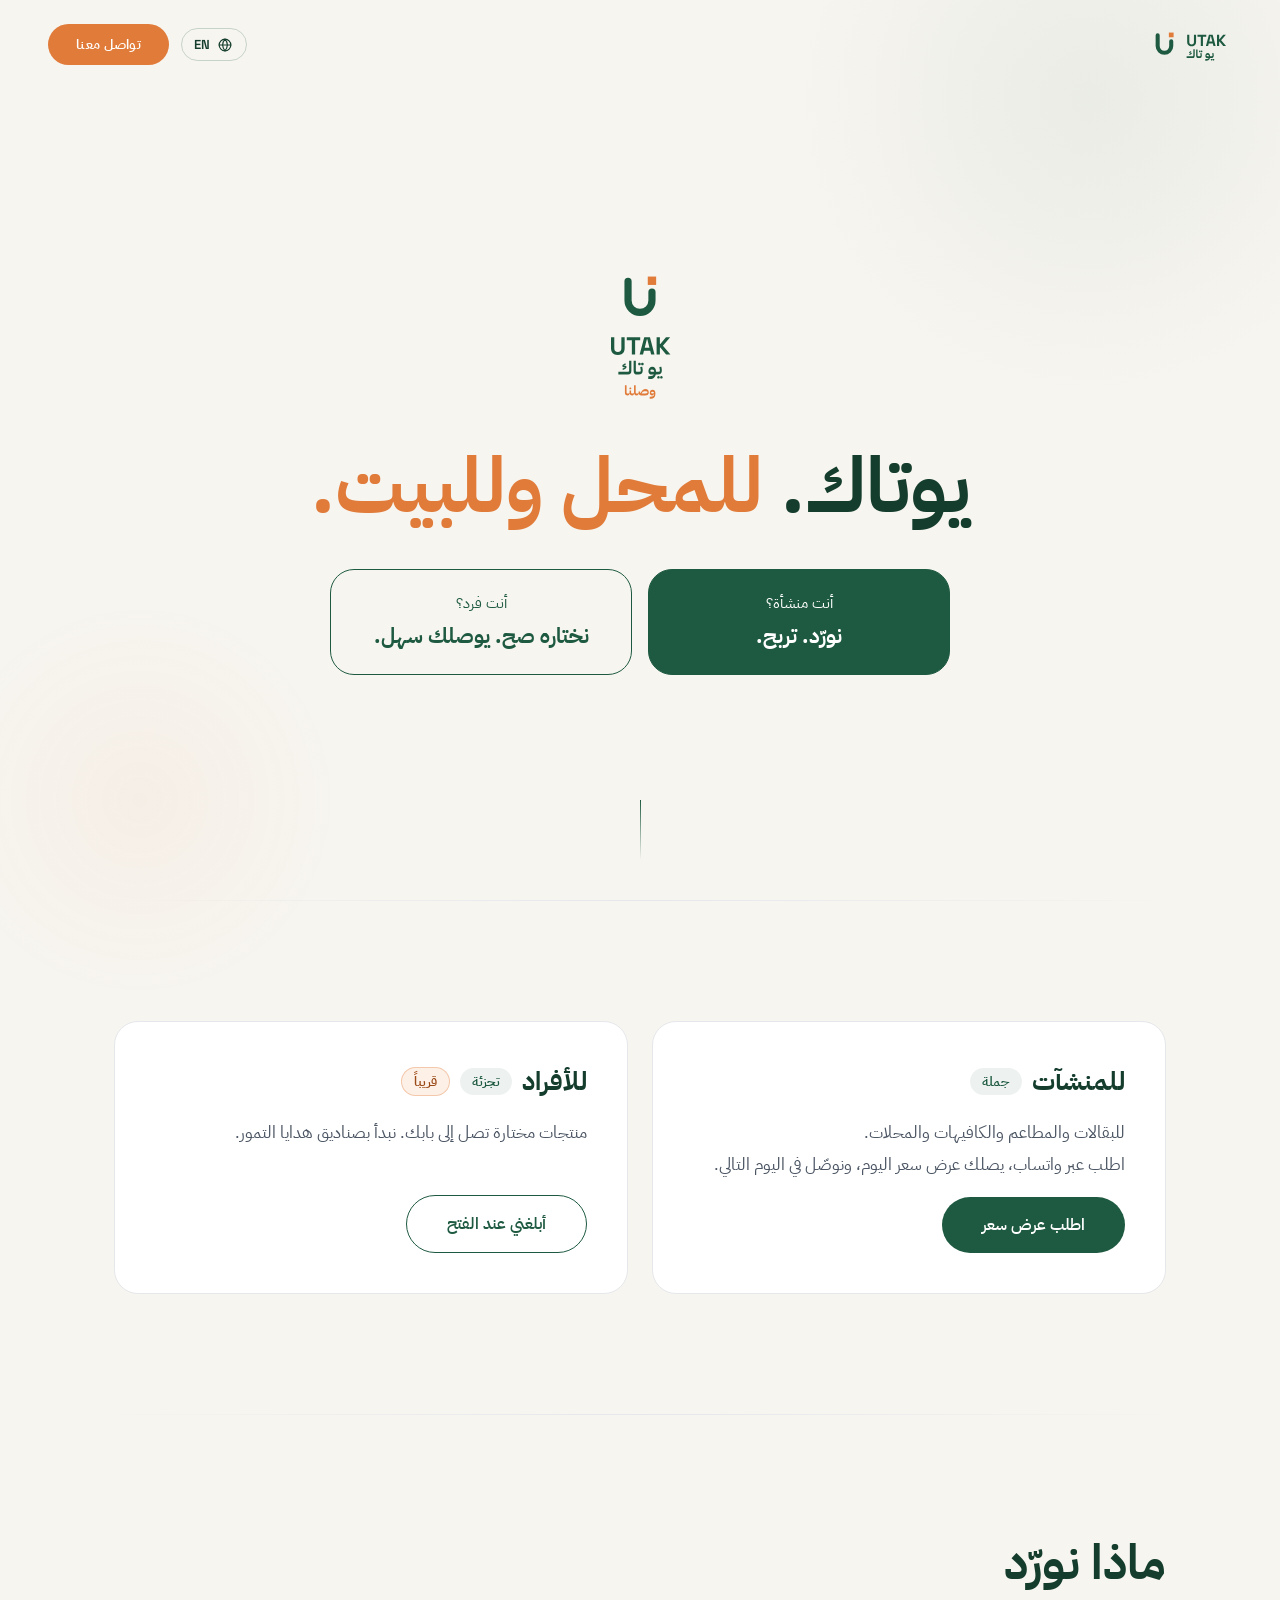
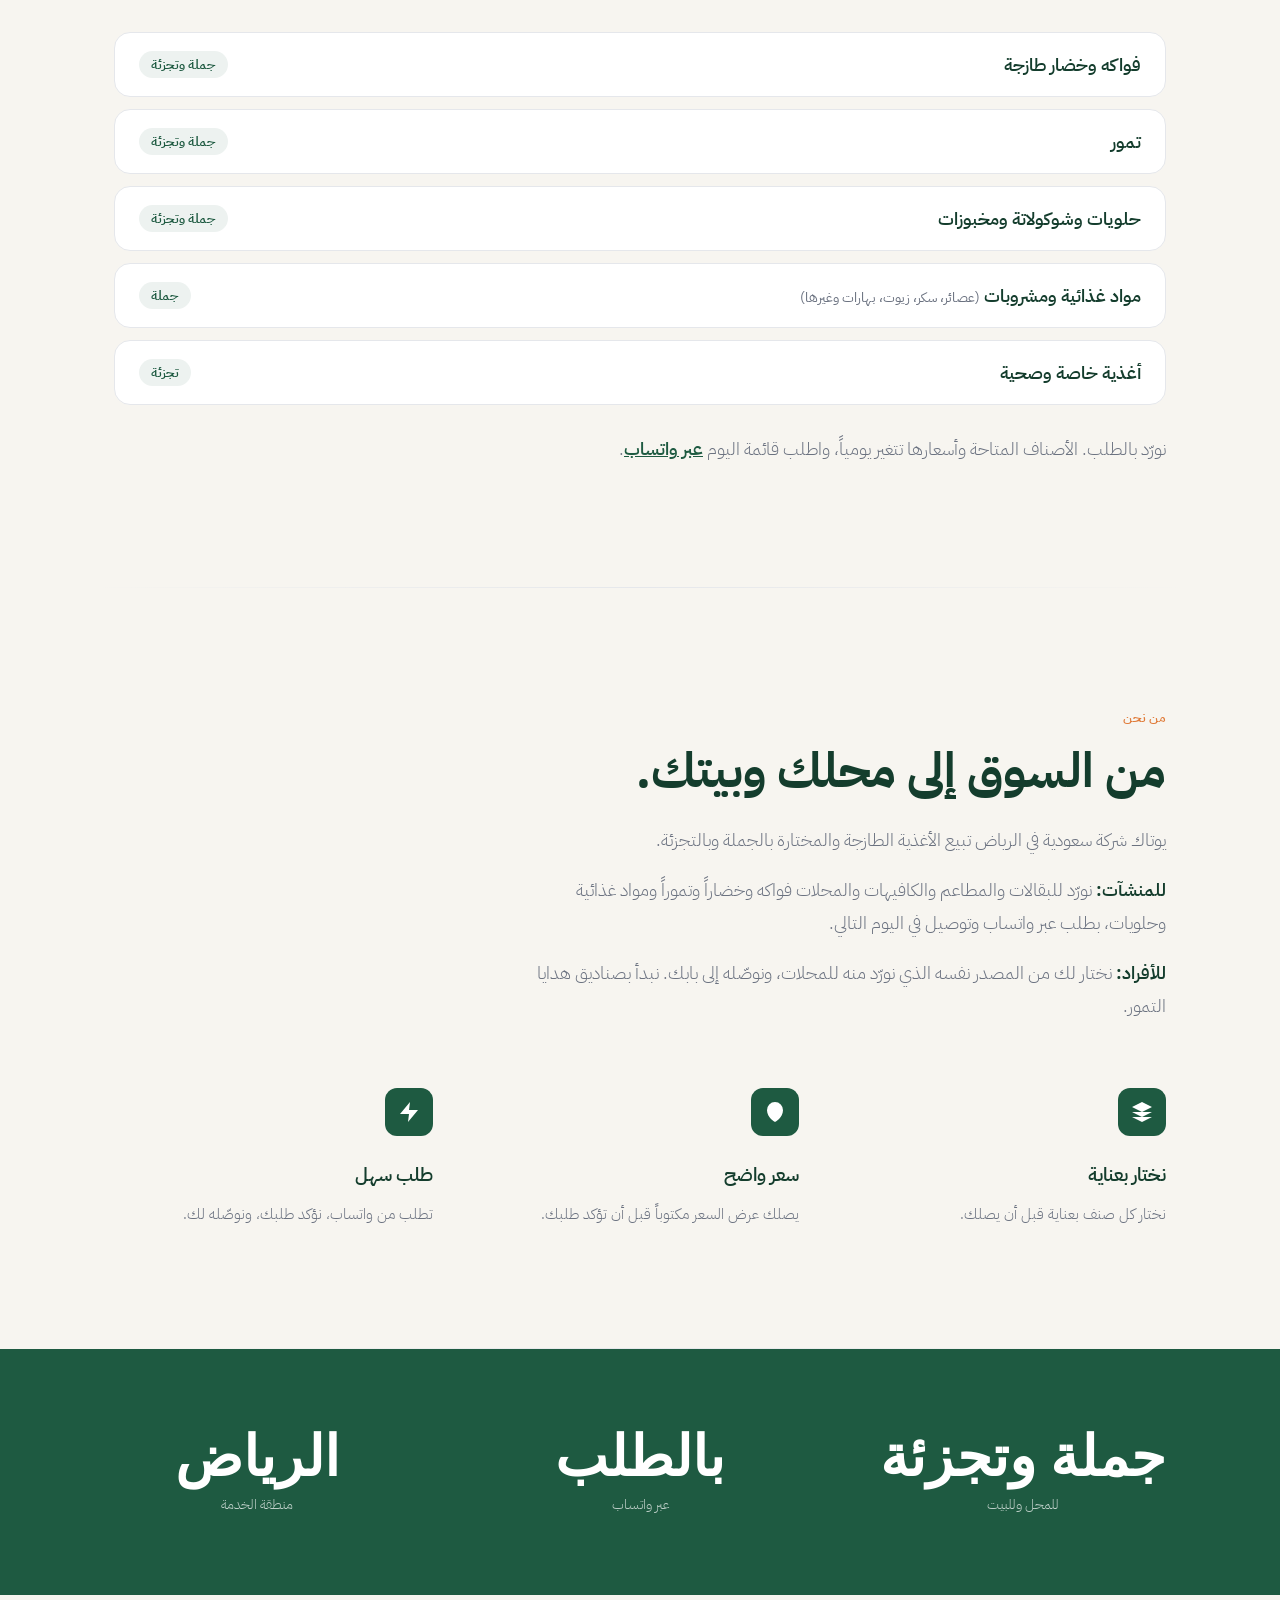
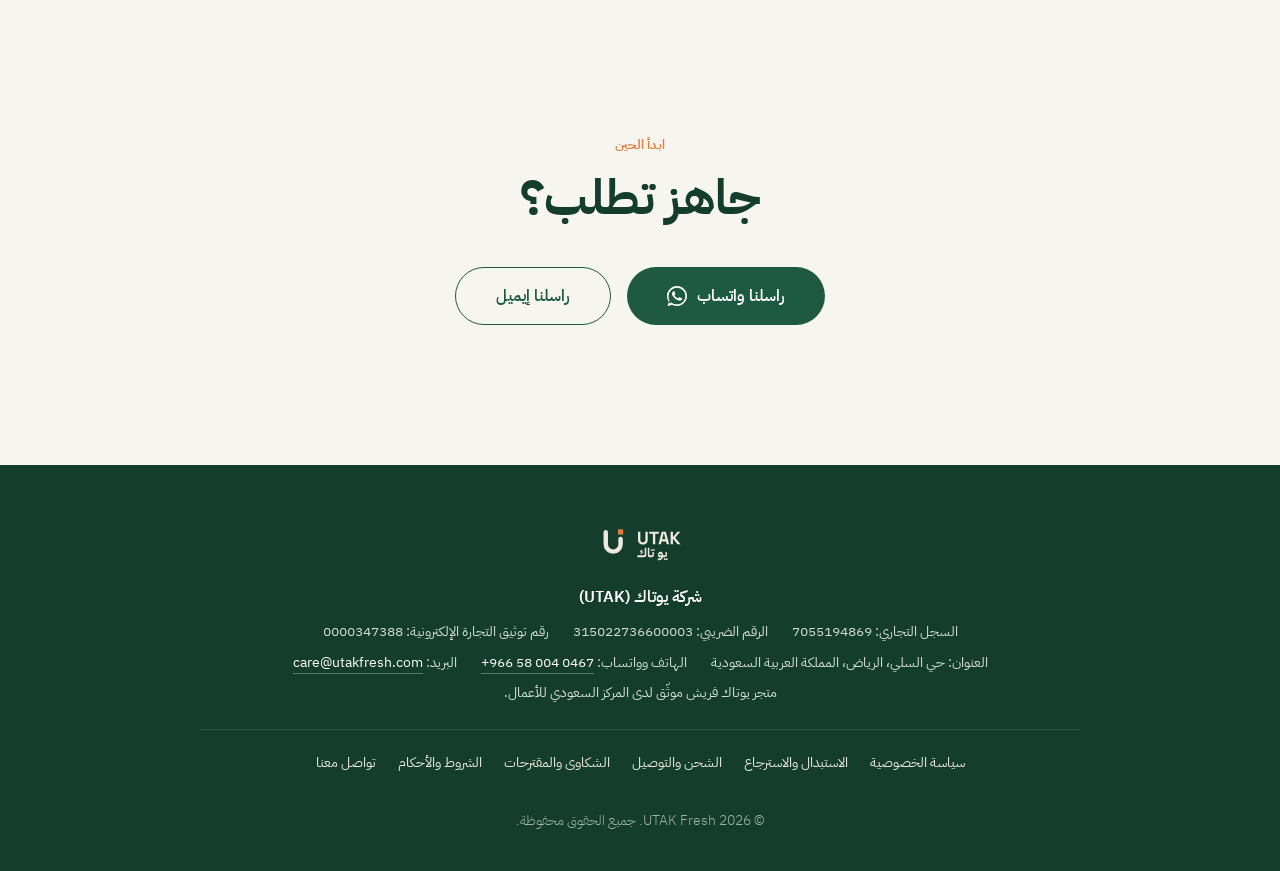
<file: index.html>
<!DOCTYPE html>
<html lang="ar" dir="rtl">
<head>
<meta charset="UTF-8">
<meta name="viewport" content="width=device-width, initial-scale=1.0">
<title>UTAK Fresh | يوتاك. للمحل وللبيت.</title>
<meta name="description" content="يوتاك شركة سعودية في الرياض تبيع الأغذية الطازجة والمختارة بالجملة وبالتجزئة.">
<meta name="theme-color" content="#1E5A41">
<link rel="canonical" href="https://utakfresh.com/">

<!-- Favicon -->
<link rel="icon" type="image/svg+xml" href="logos/svg/utak-icon-color.svg">
<link rel="icon" type="image/png" sizes="192x192" href="logos/png/utak-icon-color-192.png">
<link rel="icon" type="image/png" sizes="512x512" href="logos/png/utak-icon-color-512.png">
<link rel="apple-touch-icon" sizes="180x180" href="logos/png/utak-icon-color-512.png">

<!-- Open Graph -->
<meta property="og:type" content="website">
<meta property="og:site_name" content="UTAK Fresh">
<meta property="og:url" content="https://utakfresh.com/">
<meta property="og:title" content="UTAK Fresh | يوتاك. للمحل وللبيت.">
<meta property="og:description" content="يوتاك شركة سعودية في الرياض تبيع الأغذية الطازجة والمختارة بالجملة وبالتجزئة.">
<meta property="og:image" content="https://utakfresh.com/logos/png/utak-lockup-horizontal-color-2000.png">
<meta property="og:image:width" content="2000">
<meta property="og:image:height" content="933">
<meta property="og:locale" content="ar_SA">
<meta property="og:locale:alternate" content="en_US">

<!-- Twitter -->
<meta name="twitter:card" content="summary_large_image">
<meta name="twitter:title" content="UTAK Fresh | وصلنا">
<meta name="twitter:description" content="يوتاك. للمحل وللبيت.">
<meta name="twitter:image" content="https://utakfresh.com/logos/png/utak-lockup-horizontal-color-2000.png">

<link rel="preconnect" href="https://fonts.googleapis.com">
<link rel="preconnect" href="https://fonts.gstatic.com" crossorigin>
<link href="https://fonts.googleapis.com/css2?family=IBM+Plex+Sans+Arabic:wght@300;400;500;600;700&family=Space+Grotesk:wght@300;400;500;600;700&display=swap" rel="stylesheet">
<style>
*, *::before, *::after { margin:0; padding:0; box-sizing:border-box; }

:root {
  --green: #1E5A41;
  --green-dark: #143D2D;
  --orange: #E07B39;
  --cream: #F7F5F0;
  --white: #FFFFFF;
  --black: #0A0A0A;
  --gray: #6B7280;
  --gray-light: #E5E7EB;
}

html {
  scroll-behavior: smooth;
  overflow-x: hidden;
  max-width: 100vw;
}

body {
  font-family: 'IBM Plex Sans Arabic', sans-serif;
  background: var(--cream);
  color: var(--black);
  overflow-x: hidden;
  max-width: 100vw;
  min-height: 100vh;
  position: relative;
  -webkit-font-smoothing: antialiased;
}

body[dir="ltr"] {
  font-family: 'Space Grotesk', sans-serif;
}

/* ===== LANG TOGGLE ===== */
.lang-toggle {
  display: inline-flex;
  align-items: center;
  gap: 7px;
  background: transparent;
  color: var(--green-dark);
  border: 1px solid rgba(30,90,65,0.22);
  padding: 7px 14px 7px 12px;
  border-radius: 999px;
  font-size: 13px;
  font-weight: 600;
  cursor: pointer;
  letter-spacing: 0.4px;
  transition: background .25s ease, color .25s ease, border-color .25s ease, transform .25s ease;
  font-family: 'Space Grotesk', sans-serif;
}

.lang-toggle svg { width: 14px; height: 14px; stroke: currentColor; }

.lang-toggle:hover {
  background: var(--green);
  color: var(--white);
  border-color: var(--green);
  transform: translateY(-1px);
}

.lang-toggle:focus-visible {
  outline: 2px solid var(--orange);
  outline-offset: 3px;
}

.nav-actions {
  display: inline-flex;
  align-items: center;
  gap: 12px;
}

/* ===== NAV ===== */
nav {
  position: fixed;
  top: 0;
  left: 0;
  right: 0;
  width: 100%;
  padding: 24px 48px;
  display: flex;
  justify-content: space-between;
  align-items: center;
  z-index: 100;
  transition: background 0.4s ease, padding 0.4s ease, box-shadow 0.4s ease;
}

nav.scrolled {
  background: rgba(247,245,240,0.92);
  backdrop-filter: blur(20px);
  padding: 16px 48px;
  box-shadow: 0 1px 0 rgba(0,0,0,0.05);
}

.nav-logo { display: flex; align-items: center; }
.nav-logo img { height: 40px; width: auto; display: block; }

.nav-cta {
  background: var(--orange);
  color: var(--white);
  text-decoration: none;
  padding: 10px 28px;
  border-radius: 40px;
  font-size: 14px;
  font-weight: 600;
  transition: all 0.3s ease;
  letter-spacing: 0.3px;
}

.nav-cta:hover {
  background: #c96a2e;
  transform: translateY(-2px);
  box-shadow: 0 8px 24px rgba(224,123,57,0.3);
}

/* ===== HERO ===== */
.hero {
  min-height: 100vh;
  display: flex;
  flex-direction: column;
  justify-content: center;
  align-items: center;
  text-align: center;
  padding: 120px 24px 80px;
  position: relative;
}

.hero::before {
  content: '';
  position: absolute;
  top: -200px;
  right: -200px;
  width: 600px;
  height: 600px;
  background: radial-gradient(circle, rgba(30,90,65,0.06) 0%, transparent 70%);
  border-radius: 50%;
  animation: pulse 8s ease-in-out infinite;
}

.hero::after {
  content: '';
  position: absolute;
  bottom: -100px;
  left: -150px;
  width: 400px;
  height: 400px;
  background: radial-gradient(circle, rgba(224,123,57,0.05) 0%, transparent 70%);
  border-radius: 50%;
  animation: pulse 10s ease-in-out infinite reverse;
}

@keyframes pulse {
  0%, 100% { transform: scale(1); opacity: 0.5; }
  50% { transform: scale(1.15); opacity: 1; }
}

.hero-logo {
  width: auto;
  height: 140px;
  margin-bottom: 40px;
  display: block;
  opacity: 0;
  animation: fadeUp 1s ease forwards 0.2s;
}

.hero h1 {
  font-size: clamp(2.8rem, 6vw, 5.5rem);
  font-weight: 700;
  line-height: 1.1;
  color: var(--green-dark);
  margin-bottom: 24px;
  opacity: 0;
  animation: fadeUp 1s ease forwards 0.5s;
  max-width: 800px;
}

.hero h1 span {
  color: var(--orange);
}

/* Fork: two buttons under the headline */
.fork {
  display: grid;
  grid-template-columns: repeat(2, minmax(0, 1fr));
  gap: 16px;
  width: 100%;
  max-width: 620px;
  margin-top: 16px;
  opacity: 0;
  animation: fadeUp 1s ease forwards 0.8s;
}

.fork-btn {
  display: flex;
  flex-direction: column;
  align-items: center;
  gap: 6px;
  padding: 22px 20px;
  border-radius: 24px;
  border: 1.5px solid var(--green);
  text-decoration: none;
  transition: all 0.4s ease;
}

.fork-btn--biz { background: var(--green); color: var(--white); }
.fork-btn--home { background: transparent; color: var(--green); }
.fork-btn:hover { transform: translateY(-3px); box-shadow: 0 12px 32px rgba(30,90,65,0.25); }
.fork-btn--biz:hover { background: var(--green-dark); }
.fork-btn--home:hover { background: var(--green); color: var(--white); }
.fork-q { font-size: 0.95rem; font-weight: 400; }
.fork-s { font-size: 1.3rem; font-weight: 700; }

.scroll-line {
  position: absolute;
  bottom: 40px;
  width: 1px;
  height: 60px;
  background: linear-gradient(to bottom, var(--green), transparent);
  animation: scrollDown 2s ease-in-out infinite;
}

@keyframes scrollDown {
  0% { opacity: 0; transform: translateY(-20px); }
  50% { opacity: 1; }
  100% { opacity: 0; transform: translateY(20px); }
}

@keyframes fadeUp {
  from { opacity: 0; transform: translateY(30px); }
  to { opacity: 1; transform: translateY(0); }
}

/* ===== SECTIONS ===== */
section {
  padding: 120px 24px;
  max-width: 1100px;
  margin: 0 auto;
}

.section-label {
  font-size: 12px;
  font-weight: 600;
  letter-spacing: 3px;
  text-transform: uppercase;
  color: var(--orange);
  margin-bottom: 16px;
}

[dir="rtl"] .section-label {
  letter-spacing: 0;
  font-size: 13px;
}

.section-title {
  font-size: clamp(2rem, 4vw, 3rem);
  font-weight: 700;
  color: var(--green-dark);
  line-height: 1.2;
  margin-bottom: 24px;
}

.section-text {
  font-size: 1.1rem;
  font-weight: 300;
  color: var(--gray);
  line-height: 1.9;
  max-width: 640px;
}

/* ===== DIVIDER ===== */
.divider {
  width: 100%;
  height: 1px;
  background: linear-gradient(to right, transparent, var(--gray-light), transparent);
  max-width: 1100px;
  margin: 0 auto;
}

/* ===== ABOUT ===== */
.about { position: relative; }

/* ===== PILLARS ===== */
.pillars {
  display: grid;
  grid-template-columns: repeat(3, 1fr);
  gap: 48px;
  margin-top: 64px;
}

.pillar {
  opacity: 0;
  transform: translateY(40px);
  transition: all 0.8s ease;
}

.pillar.visible {
  opacity: 1;
  transform: translateY(0);
}

.pillar-icon {
  width: 48px;
  height: 48px;
  background: var(--green);
  border-radius: 12px;
  display: flex;
  align-items: center;
  justify-content: center;
  margin-bottom: 24px;
  transition: transform 0.3s ease;
}

.pillar:hover .pillar-icon {
  transform: rotate(-5deg) scale(1.05);
}

.pillar-icon svg { width: 24px; height: 24px; fill: var(--white); }

.pillar h3 {
  font-size: 1.2rem;
  font-weight: 600;
  color: var(--green-dark);
  margin-bottom: 12px;
}

.pillar p {
  font-size: 0.95rem;
  font-weight: 300;
  color: var(--gray);
  line-height: 1.8;
}

/* ===== STATS BAR ===== */
.stats-bar {
  background: var(--green);
  padding: 80px 24px;
}

.stats-inner {
  max-width: 1100px;
  margin: 0 auto;
  display: grid;
  grid-template-columns: repeat(3, 1fr);
  gap: 48px;
  text-align: center;
}

.stat {
  opacity: 0;
  transform: translateY(20px);
  transition: all 0.6s ease;
}

.stat.visible {
  opacity: 1;
  transform: translateY(0);
}

.stat-number {
  font-family: 'Space Grotesk', sans-serif;
  font-size: clamp(2.5rem, 5vw, 3.5rem);
  font-weight: 700;
  color: var(--white);
  line-height: 1;
  margin-bottom: 8px;
}

.stat-label {
  font-size: 0.9rem;
  font-weight: 300;
  color: rgba(255,255,255,0.7);
}

/* ===== CTA SECTION ===== */
.cta-section {
  text-align: center;
  padding: 140px 24px;
}

.cta-section .section-title {
  margin-bottom: 40px;
}

.cta-buttons {
  display: flex;
  gap: 16px;
  justify-content: center;
  flex-wrap: wrap;
}

.btn-primary {
  display: inline-flex;
  align-items: center;
  gap: 10px;
  background: var(--green);
  color: var(--white);
  text-decoration: none;
  padding: 16px 40px;
  border-radius: 50px;
  font-size: 16px;
  font-weight: 600;
  transition: all 0.4s ease;
}

.btn-primary:hover {
  background: var(--green-dark);
  transform: translateY(-3px);
  box-shadow: 0 12px 32px rgba(30,90,65,0.25);
}

.btn-secondary {
  display: inline-flex;
  align-items: center;
  gap: 10px;
  background: transparent;
  color: var(--green);
  text-decoration: none;
  padding: 16px 40px;
  border-radius: 50px;
  font-size: 16px;
  font-weight: 600;
  border: 1.5px solid var(--green);
  transition: all 0.4s ease;
}

.btn-secondary:hover {
  background: var(--green);
  color: var(--white);
  transform: translateY(-3px);
}

.section-text + .section-text { margin-top: 16px; }
.section-text strong { font-weight: 600; color: var(--green-dark); }

/* ===== PATHS (business / individuals) ===== */
.paths {
  display: grid;
  grid-template-columns: repeat(2, minmax(0, 1fr));
  gap: 24px;
}

.path-card {
  background: var(--white);
  border: 1px solid var(--gray-light);
  border-radius: 24px;
  padding: 40px;
  display: flex;
  flex-direction: column;
  align-items: flex-start;
  gap: 16px;
  scroll-margin-top: 96px;
}

.path-head { display: flex; align-items: center; gap: 10px; flex-wrap: wrap; }

.path-card h3 {
  font-size: 1.6rem;
  font-weight: 700;
  color: var(--green-dark);
}

.path-card p {
  font-size: 1.05rem;
  color: #4B5563;
  line-height: 1.9;
}

.path-card .btn-primary, .path-card .btn-secondary { margin-top: auto; }

.tag, .soon {
  display: inline-block;
  font-size: 13px;
  font-weight: 600;
  padding: 4px 12px;
  border-radius: 999px;
  white-space: nowrap;
}

.tag { background: rgba(30,90,65,0.08); color: var(--green); }
.soon { background: #FDF0E7; color: #9A4A17; border: 1px solid rgba(224,123,57,0.35); }

/* ===== SUPPLY ===== */
.supply-list {
  list-style: none;
  margin-top: 40px;
  display: grid;
  gap: 12px;
}

.supply-item {
  display: flex;
  justify-content: space-between;
  align-items: center;
  gap: 16px;
  padding: 18px 24px;
  background: var(--white);
  border: 1px solid var(--gray-light);
  border-radius: 16px;
}

.supply-name { font-size: 1.1rem; font-weight: 600; color: var(--green-dark); }
.supply-name small { font-size: 0.9rem; font-weight: 400; color: var(--gray); }
.supply-rule { margin-top: 28px; }
.supply-rule a { color: var(--green); font-weight: 600; }

/* ===== FOOTER ===== */
footer {
  background: var(--green-dark);
  padding: 56px 24px 40px;
  text-align: center;
  color: rgba(255,255,255,0.82);
}

.footer-logo { display: flex; justify-content: center; margin-bottom: 20px; }
.footer-logo img { height: 44px; width: auto; display: block; }

.footer-name { font-size: 1rem; font-weight: 600; color: var(--white); margin-bottom: 10px; }

.footer-facts, .footer-links {
  list-style: none;
  display: flex;
  flex-wrap: wrap;
  justify-content: center;
  max-width: 880px;
  margin: 0 auto;
}

.footer-facts { gap: 6px 24px; font-size: 0.9rem; line-height: 1.7; margin-bottom: 24px; }
.footer-facts a { color: var(--white); text-decoration: none; border-bottom: 1px solid rgba(255,255,255,0.3); }

.footer-links {
  gap: 8px 22px;
  padding: 20px 0;
  border-top: 1px solid rgba(255,255,255,0.12);
  margin-bottom: 16px;
}

.footer-links a { color: #EDE9DF; text-decoration: none; font-size: 0.9rem; }
.footer-links a:hover, .footer-facts a:hover { color: var(--orange); }

.footer-text {
  font-size: 0.85rem;
  color: rgba(255,255,255,0.6);
  font-weight: 300;
}

/* ===== MOBILE ===== */
@media (max-width: 768px) {
  nav {
    padding: 12px 16px;
    gap: 12px;
  }
  nav.scrolled { padding: 10px 16px; }
  .nav-logo img { height: 30px; }
  .nav-actions { gap: 8px; }
  .nav-cta {
    padding: 7px 14px;
    font-size: 12px;
  }
  .lang-toggle {
    padding: 6px 10px 6px 9px;
    font-size: 11px;
    gap: 5px;
  }
  .lang-toggle svg { width: 12px; height: 12px; }

  .pillars { grid-template-columns: 1fr; gap: 40px; }
  .stats-inner { grid-template-columns: 1fr; gap: 40px; }

  section { padding: 80px 20px; }
  .cta-section { padding: 100px 20px; }

  .hero { padding: 120px 20px 60px; align-items: center; }
  .hero-logo { height: 96px; margin-bottom: 32px; }
  .hero h1 { padding: 0 8px; }
  .fork { grid-template-columns: 1fr; gap: 12px; }
  .fork-btn { padding: 18px 16px; }

  .paths { grid-template-columns: 1fr; }
  .path-card { padding: 28px 22px; }
  .path-card .btn-primary, .path-card .btn-secondary { align-self: stretch; }
  .supply-item { flex-direction: column; align-items: flex-start; gap: 8px; padding: 16px 18px; }

  .cta-buttons { flex-direction: column; align-items: stretch; padding: 0 8px; }
  .btn-primary, .btn-secondary { justify-content: center; }

  .footer-logo img { height: 36px; }
}

@media (max-width: 380px) {
  .lang-toggle .lang-toggle-text { display: none; }
  .lang-toggle { padding: 6px 10px; }
  .nav-logo img { height: 26px; }
}

/* ===== REDUCED MOTION ===== */
@media (prefers-reduced-motion: reduce) {
  *, *::before, *::after {
    animation-duration: 0.01ms !important;
    transition-duration: 0.01ms !important;
  }
}
</style>
</head>
<body>

<!-- Nav -->
<nav id="nav">
  <a href="#" class="nav-logo" aria-label="UTAK Fresh">
    <img src="logos/svg/utak-lockup-horizontal-color.svg" alt="UTAK Fresh">
  </a>
  <div class="nav-actions">
    <button class="lang-toggle" onclick="toggleLang()" aria-label="Switch language">
      <svg viewBox="0 0 24 24" fill="none" stroke-width="2" stroke-linecap="round" stroke-linejoin="round" aria-hidden="true">
        <circle cx="12" cy="12" r="10"/>
        <path d="M2 12h20"/>
        <path d="M12 2a15.3 15.3 0 0 1 4 10 15.3 15.3 0 0 1-4 10 15.3 15.3 0 0 1-4-10 15.3 15.3 0 0 1 4-10z"/>
      </svg>
      <span class="lang-toggle-text">EN</span>
    </button>
    <a href="https://wa.me/966580040467" target="_blank" rel="noopener" class="nav-cta" data-ar="تواصل معنا" data-en="Get in Touch">تواصل معنا</a>
  </div>
</nav>

<!-- Hero -->
<section class="hero">
  <img class="hero-logo" src="logos/svg/utak-lockup-vertical-tagline-color.svg" alt="UTAK Fresh — وصلنا">
  <h1 data-ar="يوتاك. <span>للمحل وللبيت.</span>" data-en="UTAK. <span>For your shop. For your home.</span>">يوتاك. <span>للمحل وللبيت.</span></h1>
  <div class="fork">
    <a href="#business" class="fork-btn fork-btn--biz">
      <span class="fork-q" data-ar="أنت منشأة؟" data-en="A business?">أنت منشأة؟</span>
      <span class="fork-s" data-ar="نورّد. تربح." data-en="We Supply. You Grow.">نورّد. تربح.</span>
    </a>
    <a href="#individuals" class="fork-btn fork-btn--home">
      <span class="fork-q" data-ar="أنت فرد؟" data-en="An individual?">أنت فرد؟</span>
      <span class="fork-s" data-ar="نختاره صح. يوصلك سهل." data-en="Picked right. Delivered easy.">نختاره صح. يوصلك سهل.</span>
    </a>
  </div>
  <div class="scroll-line"></div>
</section>

<div class="divider"></div>

<!-- Paths: business / individuals -->
<section class="paths-section">
  <div class="paths">
    <article class="path-card" id="business">
      <div class="path-head">
        <h3 data-ar="للمنشآت" data-en="For Businesses">للمنشآت</h3>
        <span class="tag" data-ar="جملة" data-en="Wholesale">جملة</span>
      </div>
      <p data-ar="للبقالات والمطاعم والكافيهات والمحلات.<br>اطلب عبر واتساب، يصلك عرض سعر اليوم، ونوصّل في اليوم التالي." data-en="For grocery stores, restaurants, cafés and shops.<br>Order on WhatsApp, get today’s quote, and we deliver the next day.">للبقالات والمطاعم والكافيهات والمحلات.<br>اطلب عبر واتساب، يصلك عرض سعر اليوم، ونوصّل في اليوم التالي.</p>
      <a href="https://wa.me/966580040467?text=%D8%A7%D9%84%D8%B3%D9%84%D8%A7%D9%85%20%D8%B9%D9%84%D9%8A%D9%83%D9%85%D8%8C%20%D8%A3%D8%A8%D8%BA%D9%89%20%D8%B9%D8%B1%D8%B6%20%D8%B3%D8%B9%D8%B1%20%D8%A7%D9%84%D9%8A%D9%88%D9%85%20%D9%84%D9%85%D9%86%D8%B4%D8%A3%D8%AA%D9%8A." target="_blank" rel="noopener" class="btn-primary">
        <span data-ar="اطلب عرض سعر" data-en="Request a Quote">اطلب عرض سعر</span>
      </a>
    </article>
    <article class="path-card" id="individuals">
      <div class="path-head">
        <h3 data-ar="للأفراد" data-en="For Individuals">للأفراد</h3>
        <span class="tag" data-ar="تجزئة" data-en="Retail">تجزئة</span>
        <span class="soon" data-ar="قريباً" data-en="Coming soon">قريباً</span>
      </div>
      <p data-ar="منتجات مختارة تصل إلى بابك. نبدأ بصناديق هدايا التمور." data-en="Selected products delivered to your door. We’re starting with date gift boxes.">منتجات مختارة تصل إلى بابك. نبدأ بصناديق هدايا التمور.</p>
      <a href="https://wa.me/966580040467?text=%D8%A7%D9%84%D8%B3%D9%84%D8%A7%D9%85%20%D8%B9%D9%84%D9%8A%D9%83%D9%85%D8%8C%20%D8%A3%D8%A8%D9%84%D8%BA%D9%88%D9%86%D9%8A%20%D8%B9%D9%86%D8%AF%20%D9%81%D8%AA%D8%AD%20%D8%A7%D9%84%D8%A8%D9%8A%D8%B9%20%D9%84%D9%84%D8%A3%D9%81%D8%B1%D8%A7%D8%AF." target="_blank" rel="noopener" class="btn-secondary">
        <span data-ar="أبلغني عند الفتح" data-en="Notify me at launch">أبلغني عند الفتح</span>
      </a>
    </article>
  </div>
</section>

<div class="divider"></div>

<!-- What we supply -->
<section class="supply">
  <h2 class="section-title" data-ar="ماذا نورّد" data-en="What We Supply">ماذا نورّد</h2>
  <ul class="supply-list">
    <li class="supply-item">
      <span class="supply-name" data-ar="فواكه وخضار طازجة" data-en="Fresh fruits &amp; vegetables">فواكه وخضار طازجة</span>
      <span class="tag" data-ar="جملة وتجزئة" data-en="Wholesale &amp; retail">جملة وتجزئة</span>
    </li>
    <li class="supply-item">
      <span class="supply-name" data-ar="تمور" data-en="Dates">تمور</span>
      <span class="tag" data-ar="جملة وتجزئة" data-en="Wholesale &amp; retail">جملة وتجزئة</span>
    </li>
    <li class="supply-item">
      <span class="supply-name" data-ar="حلويات وشوكولاتة ومخبوزات" data-en="Sweets, chocolate &amp; baked goods">حلويات وشوكولاتة ومخبوزات</span>
      <span class="tag" data-ar="جملة وتجزئة" data-en="Wholesale &amp; retail">جملة وتجزئة</span>
    </li>
    <li class="supply-item">
      <span class="supply-name" data-ar="مواد غذائية ومشروبات <small>(عصائر، سكر، زيوت، بهارات وغيرها)</small>" data-en="Food staples &amp; beverages <small>(juices, sugar, oils, spices and more)</small>">مواد غذائية ومشروبات <small>(عصائر، سكر، زيوت، بهارات وغيرها)</small></span>
      <span class="tag" data-ar="جملة" data-en="Wholesale">جملة</span>
    </li>
    <li class="supply-item">
      <span class="supply-name" data-ar="أغذية خاصة وصحية" data-en="Specialty &amp; healthy foods">أغذية خاصة وصحية</span>
      <span class="tag" data-ar="تجزئة" data-en="Retail">تجزئة</span>
    </li>
  </ul>
  <p class="section-text supply-rule"><span data-ar="نورّد بالطلب. الأصناف المتاحة وأسعارها تتغير يومياً، واطلب قائمة اليوم" data-en="We supply to order. Available items and their prices change daily — ask for today’s list">نورّد بالطلب. الأصناف المتاحة وأسعارها تتغير يومياً، واطلب قائمة اليوم</span> <a href="https://wa.me/966580040467?text=%D8%A7%D9%84%D8%B3%D9%84%D8%A7%D9%85%20%D8%B9%D9%84%D9%8A%D9%83%D9%85%D8%8C%20%D8%A3%D8%A8%D8%BA%D9%89%20%D9%82%D8%A7%D8%A6%D9%85%D8%A9%20%D8%A7%D9%84%D9%8A%D9%88%D9%85." target="_blank" rel="noopener" data-ar="عبر واتساب" data-en="on WhatsApp">عبر واتساب</a>.</p>
</section>

<div class="divider"></div>

<!-- About -->
<section class="about">
  <div class="section-label" data-ar="من نحن" data-en="WHO WE ARE">من نحن</div>
  <h2 class="section-title" data-ar="من السوق إلى محلك وبيتك." data-en="From the market to your shop and your home.">من السوق إلى محلك وبيتك.</h2>
  <p class="section-text" data-ar="يوتاك شركة سعودية في الرياض تبيع الأغذية الطازجة والمختارة بالجملة وبالتجزئة." data-en="UTAK is a Saudi company in Riyadh selling fresh and selected foods, wholesale and retail.">يوتاك شركة سعودية في الرياض تبيع الأغذية الطازجة والمختارة بالجملة وبالتجزئة.</p>
  <p class="section-text" data-ar="<strong>للمنشآت:</strong> نورّد للبقالات والمطاعم والكافيهات والمحلات فواكه وخضاراً وتموراً ومواد غذائية وحلويات، بطلب عبر واتساب وتوصيل في اليوم التالي." data-en="<strong>For businesses:</strong> we supply grocery stores, restaurants, cafés and shops with fruits, vegetables, dates, food staples and sweets — ordered on WhatsApp and delivered the next day."><strong>للمنشآت:</strong> نورّد للبقالات والمطاعم والكافيهات والمحلات فواكه وخضاراً وتموراً ومواد غذائية وحلويات، بطلب عبر واتساب وتوصيل في اليوم التالي.</p>
  <p class="section-text" data-ar="<strong>للأفراد:</strong> نختار لك من المصدر نفسه الذي نورّد منه للمحلات، ونوصّله إلى بابك. نبدأ بصناديق هدايا التمور." data-en="<strong>For individuals:</strong> we pick for you from the same source we supply shops from, and deliver it to your door. We’re starting with date gift boxes."><strong>للأفراد:</strong> نختار لك من المصدر نفسه الذي نورّد منه للمحلات، ونوصّله إلى بابك. نبدأ بصناديق هدايا التمور.</p>

  <div class="pillars">
    <div class="pillar">
      <div class="pillar-icon">
        <svg viewBox="0 0 24 24"><path d="M12 2L2 7l10 5 10-5-10-5zM2 17l10 5 10-5M2 12l10 5 10-5"/></svg>
      </div>
      <h3 data-ar="نختار بعناية" data-en="Carefully Selected">نختار بعناية</h3>
      <p data-ar="نختار كل صنف بعناية قبل أن يصلك." data-en="We carefully select every item before it reaches you.">نختار كل صنف بعناية قبل أن يصلك.</p>
    </div>
    <div class="pillar">
      <div class="pillar-icon">
        <svg viewBox="0 0 24 24"><path d="M12 22s-8-4.5-8-11.8A8 8 0 0112 2a8 8 0 018 8.2c0 7.3-8 11.8-8 11.8z"/><circle cx="12" cy="10" r="3"/></svg>
      </div>
      <h3 data-ar="سعر واضح" data-en="Clear Pricing">سعر واضح</h3>
      <p data-ar="يصلك عرض السعر مكتوباً قبل أن تؤكد طلبك." data-en="You get a written quote before you confirm your order.">يصلك عرض السعر مكتوباً قبل أن تؤكد طلبك.</p>
    </div>
    <div class="pillar">
      <div class="pillar-icon">
        <svg viewBox="0 0 24 24"><path d="M13 2L3 14h9l-1 8 10-12h-9l1-8z"/></svg>
      </div>
      <h3 data-ar="طلب سهل" data-en="Easy Ordering">طلب سهل</h3>
      <p data-ar="تطلب من واتساب، نؤكد طلبك، ونوصّله لك." data-en="You order on WhatsApp, we confirm your order, and we deliver it to you.">تطلب من واتساب، نؤكد طلبك، ونوصّله لك.</p>
    </div>
  </div>
</section>

<div class="divider"></div>

<!-- Stats -->
<div class="stats-bar">
  <div class="stats-inner">
    <div class="stat">
      <div class="stat-number" data-ar="جملة وتجزئة" data-en="Wholesale &amp;&nbsp;Retail">جملة وتجزئة</div>
      <div class="stat-label" data-ar="للمحل وللبيت" data-en="For your shop and your home">للمحل وللبيت</div>
    </div>
    <div class="stat">
      <div class="stat-number" data-ar="بالطلب" data-en="To Order">بالطلب</div>
      <div class="stat-label" data-ar="عبر واتساب" data-en="On WhatsApp">عبر واتساب</div>
    </div>
    <div class="stat">
      <div class="stat-number" data-ar="الرياض" data-en="Riyadh">الرياض</div>
      <div class="stat-label" data-ar="منطقة الخدمة" data-en="Service area">منطقة الخدمة</div>
    </div>
  </div>
</div>

<!-- CTA -->
<section class="cta-section">
  <div class="section-label" data-ar="ابدأ الحين" data-en="START NOW">ابدأ الحين</div>
  <h2 class="section-title" data-ar="جاهز تطلب؟" data-en="Ready to order?">جاهز تطلب؟</h2>
  <div class="cta-buttons">
    <a href="https://wa.me/966580040467" target="_blank" class="btn-primary">
      <span data-ar="راسلنا واتساب" data-en="Message us on WhatsApp">راسلنا واتساب</span>
      <svg width="20" height="20" viewBox="0 0 24 24" fill="currentColor"><path d="M17.472 14.382c-.297-.149-1.758-.867-2.03-.967-.273-.099-.471-.148-.67.15-.197.297-.767.966-.94 1.164-.173.199-.347.223-.644.075-.297-.15-1.255-.463-2.39-1.475-.883-.788-1.48-1.761-1.653-2.059-.173-.297-.018-.458.13-.606.134-.133.298-.347.446-.52.149-.174.198-.298.298-.497.099-.198.05-.371-.025-.52-.075-.149-.669-1.612-.916-2.207-.242-.579-.487-.5-.669-.51-.173-.008-.371-.01-.57-.01-.198 0-.52.074-.792.372-.272.297-1.04 1.016-1.04 2.479 0 1.462 1.065 2.875 1.213 3.074.149.198 2.096 3.2 5.077 4.487.709.306 1.262.489 1.694.625.712.227 1.36.195 1.871.118.571-.085 1.758-.719 2.006-1.413.248-.694.248-1.289.173-1.413-.074-.124-.272-.198-.57-.347z"/><path d="M12 0C5.373 0 0 5.373 0 12c0 2.625.846 5.059 2.284 7.034L.789 23.492a.5.5 0 00.611.611l4.458-1.495A11.943 11.943 0 0012 24c6.627 0 12-5.373 12-12S18.627 0 12 0zm0 22c-2.35 0-4.536-.682-6.396-1.852l-.446-.283-3.1 1.04 1.04-3.1-.283-.446A9.958 9.958 0 012 12C2 6.486 6.486 2 12 2s10 4.486 10 10-4.486 10-10 10z"/></svg>
    </a>
    <a href="mailto:care@utakfresh.com" class="btn-secondary">
      <span data-ar="راسلنا إيميل" data-en="Email Us">راسلنا إيميل</span>
    </a>
  </div>
</section>

<!-- Footer -->
<footer>
  <div class="footer-logo">
    <img src="logos/svg/utak-lockup-horizontal-on-dark.svg" alt="UTAK Fresh">
  </div>
  <p class="footer-name" data-ar="شركة يوتاك (UTAK)" data-en="UTAK Company (شركة يوتاك)">شركة يوتاك (UTAK)</p>
  <ul class="footer-facts">
    <li><span data-ar="السجل التجاري:" data-en="Commercial Registration:">السجل التجاري:</span> <span dir="ltr">7055194869</span></li>
    <li><span data-ar="الرقم الضريبي:" data-en="VAT Number:">الرقم الضريبي:</span> <span dir="ltr">315022736600003</span></li>
    <li><span data-ar="رقم توثيق التجارة الإلكترونية:" data-en="E-Commerce Authentication No.:">رقم توثيق التجارة الإلكترونية:</span> <span dir="ltr">0000347388</span></li>
    <li><span data-ar="العنوان: حي السلي، الرياض، المملكة العربية السعودية" data-en="Address: Al Sulay District, Riyadh, Saudi Arabia">العنوان: حي السلي، الرياض، المملكة العربية السعودية</span></li>
    <li><span data-ar="الهاتف وواتساب:" data-en="Phone &amp; WhatsApp:">الهاتف وواتساب:</span> <a href="tel:+966580040467" dir="ltr">+966 58 004 0467</a></li>
    <li><span data-ar="البريد:" data-en="Email:">البريد:</span> <a href="mailto:care@utakfresh.com">care@utakfresh.com</a></li>
    <li><span data-ar="متجر يوتاك فريش موثّق لدى المركز السعودي للأعمال." data-en="UTAK Fresh is authenticated by the Saudi Business Center.">متجر يوتاك فريش موثّق لدى المركز السعودي للأعمال.</span></li>
  </ul>
  <ul class="footer-links">
    <li><a href="privacy.html" data-ar="سياسة الخصوصية" data-en="Privacy Policy">سياسة الخصوصية</a></li>
    <li><a href="returns.html" data-ar="الاستبدال والاسترجاع" data-en="Returns &amp; Refunds">الاستبدال والاسترجاع</a></li>
    <li><a href="shipping.html" data-ar="الشحن والتوصيل" data-en="Shipping &amp; Delivery">الشحن والتوصيل</a></li>
    <li><a href="complaints.html" data-ar="الشكاوى والمقترحات" data-en="Complaints &amp; Suggestions">الشكاوى والمقترحات</a></li>
    <li><a href="terms.html" data-ar="الشروط والأحكام" data-en="Terms &amp; Conditions">الشروط والأحكام</a></li>
    <li><a href="contact.html" data-ar="تواصل معنا" data-en="Contact Us">تواصل معنا</a></li>
  </ul>
  <p class="footer-text" data-ar="© 2026 UTAK Fresh. جميع الحقوق محفوظة." data-en="© 2026 UTAK Fresh. All rights reserved.">© 2026 UTAK Fresh. جميع الحقوق محفوظة.</p>
</footer>

<script>
// Nav scroll effect
const nav = document.getElementById('nav');
window.addEventListener('scroll', () => {
  nav.classList.toggle('scrolled', window.scrollY > 60);
});

// Intersection Observer for animations
const observer = new IntersectionObserver((entries) => {
  entries.forEach(entry => {
    if (entry.isIntersecting) {
      entry.target.classList.add('visible');
    }
  });
}, { threshold: 0.2 });

document.querySelectorAll('.pillar, .stat').forEach(el => observer.observe(el));

// Language toggle
let isAr = true;
function toggleLang() {
  isAr = !isAr;
  const btnText = document.querySelector('.lang-toggle-text');
  const html = document.documentElement;

  if (isAr) {
    html.lang = 'ar';
    html.dir = 'rtl';
    document.body.removeAttribute('dir');
    btnText.textContent = 'EN';
    document.querySelectorAll('[data-ar]').forEach(el => {
      el.innerHTML = el.getAttribute('data-ar');
    });
  } else {
    html.lang = 'en';
    html.dir = 'ltr';
    document.body.setAttribute('dir', 'ltr');
    btnText.textContent = 'ع';
    document.querySelectorAll('[data-en]').forEach(el => {
      el.innerHTML = el.getAttribute('data-en');
    });
  }
}
</script>

</body>
</html>
</file>
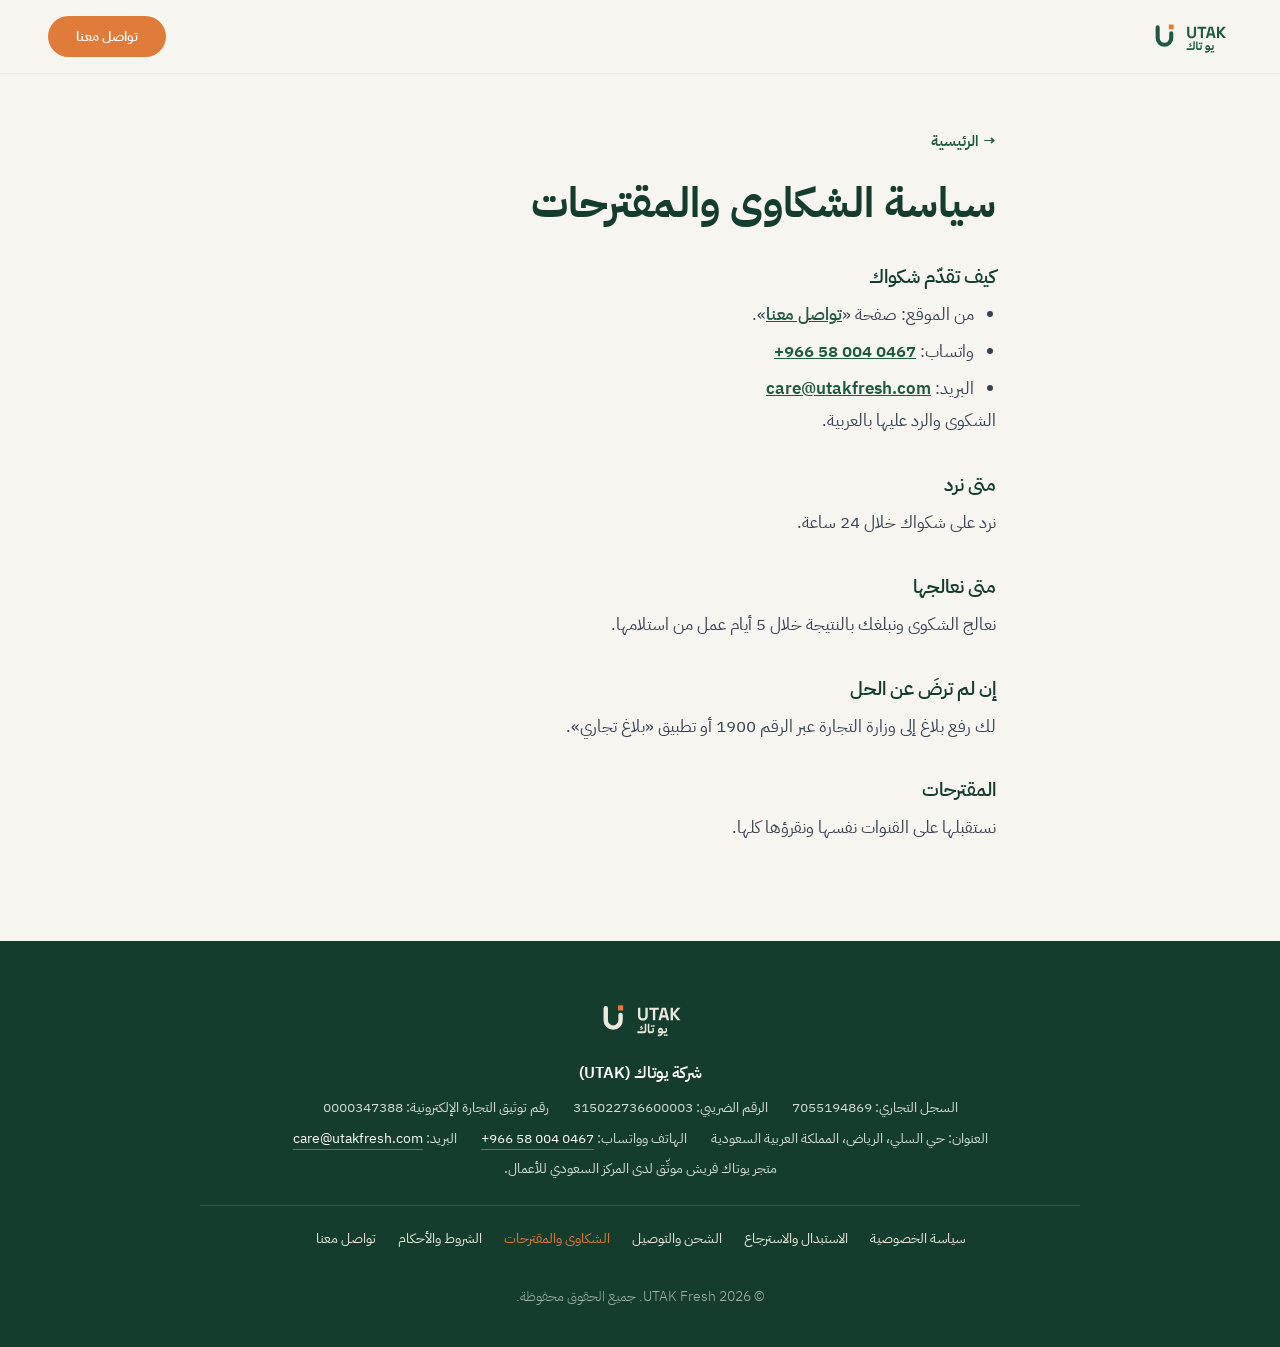
<file: complaints.html>
<!DOCTYPE html>
<html lang="ar" dir="rtl">
<head>
<meta charset="UTF-8">
<meta name="viewport" content="width=device-width, initial-scale=1.0">
<title>سياسة الشكاوى والمقترحات | UTAK Fresh</title>
<meta name="description" content="سياسة الشكاوى والمقترحات — شركة يوتاك (UTAK)، الرياض.">
<meta name="theme-color" content="#1E5A41">
<link rel="canonical" href="https://utakfresh.com/complaints.html">
<link rel="icon" type="image/svg+xml" href="logos/svg/utak-icon-color.svg">
<link rel="icon" type="image/png" sizes="192x192" href="logos/png/utak-icon-color-192.png">
<link rel="apple-touch-icon" sizes="180x180" href="logos/png/utak-icon-color-512.png">
<link rel="preconnect" href="https://fonts.googleapis.com">
<link rel="preconnect" href="https://fonts.gstatic.com" crossorigin>
<link href="https://fonts.googleapis.com/css2?family=IBM+Plex+Sans+Arabic:wght@300;400;600;700&display=swap" rel="stylesheet">
<link rel="stylesheet" href="pages.css">
</head>
<body>

<header class="page-nav">
  <a href="index.html" class="nav-logo" aria-label="UTAK Fresh — الرئيسية">
    <img src="logos/svg/utak-lockup-horizontal-color.svg" alt="UTAK Fresh">
  </a>
  <a href="contact.html" class="nav-cta">تواصل معنا</a>
</header>

<main class="page">
  <a class="back" href="index.html">→ الرئيسية</a>
  <h1 class="page-title">سياسة الشكاوى والمقترحات</h1>
  <h2>كيف تقدّم شكواك</h2>
  <ul>
    <li>من الموقع: صفحة «<a href="contact.html">تواصل معنا</a>».</li>
    <li>واتساب: <a href="https://wa.me/966580040467?text=%D8%B4%D9%83%D9%88%D9%89%3A%20" target="_blank" rel="noopener" dir="ltr">+966 58 004 0467</a></li>
    <li>البريد: <a href="mailto:care@utakfresh.com">care@utakfresh.com</a></li>
  </ul>
  <p>الشكوى والرد عليها بالعربية.</p>
  <h2>متى نرد</h2>
  <p>نرد على شكواك خلال 24 ساعة.</p>
  <h2>متى نعالجها</h2>
  <p>نعالج الشكوى ونبلغك بالنتيجة خلال 5 أيام عمل من استلامها.</p>
  <h2>إن لم ترضَ عن الحل</h2>
  <p>لك رفع بلاغ إلى وزارة التجارة عبر الرقم 1900 أو تطبيق «بلاغ تجاري».</p>
  <h2>المقترحات</h2>
  <p>نستقبلها على القنوات نفسها ونقرؤها كلها.</p>
</main>

<footer>
  <div class="footer-logo">
    <img src="logos/svg/utak-lockup-horizontal-on-dark.svg" alt="UTAK Fresh">
  </div>
  <p class="footer-name">شركة يوتاك (UTAK)</p>
  <ul class="footer-facts">
    <li>السجل التجاري: <span dir="ltr">7055194869</span></li>
    <li>الرقم الضريبي: <span dir="ltr">315022736600003</span></li>
    <li>رقم توثيق التجارة الإلكترونية: <span dir="ltr">0000347388</span></li>
    <li>العنوان: حي السلي، الرياض، المملكة العربية السعودية</li>
    <li>الهاتف وواتساب: <a href="tel:+966580040467" dir="ltr">+966 58 004 0467</a></li>
    <li>البريد: <a href="mailto:care@utakfresh.com">care@utakfresh.com</a></li>
    <li>متجر يوتاك فريش موثّق لدى المركز السعودي للأعمال.</li>
  </ul>
  <ul class="footer-links">
    <li><a href="privacy.html">سياسة الخصوصية</a></li>
    <li><a href="returns.html">الاستبدال والاسترجاع</a></li>
    <li><a href="shipping.html">الشحن والتوصيل</a></li>
    <li><a href="complaints.html" aria-current="page">الشكاوى والمقترحات</a></li>
    <li><a href="terms.html">الشروط والأحكام</a></li>
    <li><a href="contact.html">تواصل معنا</a></li>
  </ul>
  <p class="footer-text">© 2026 UTAK Fresh. جميع الحقوق محفوظة.</p>
</footer>

</body>
</html>
</file>
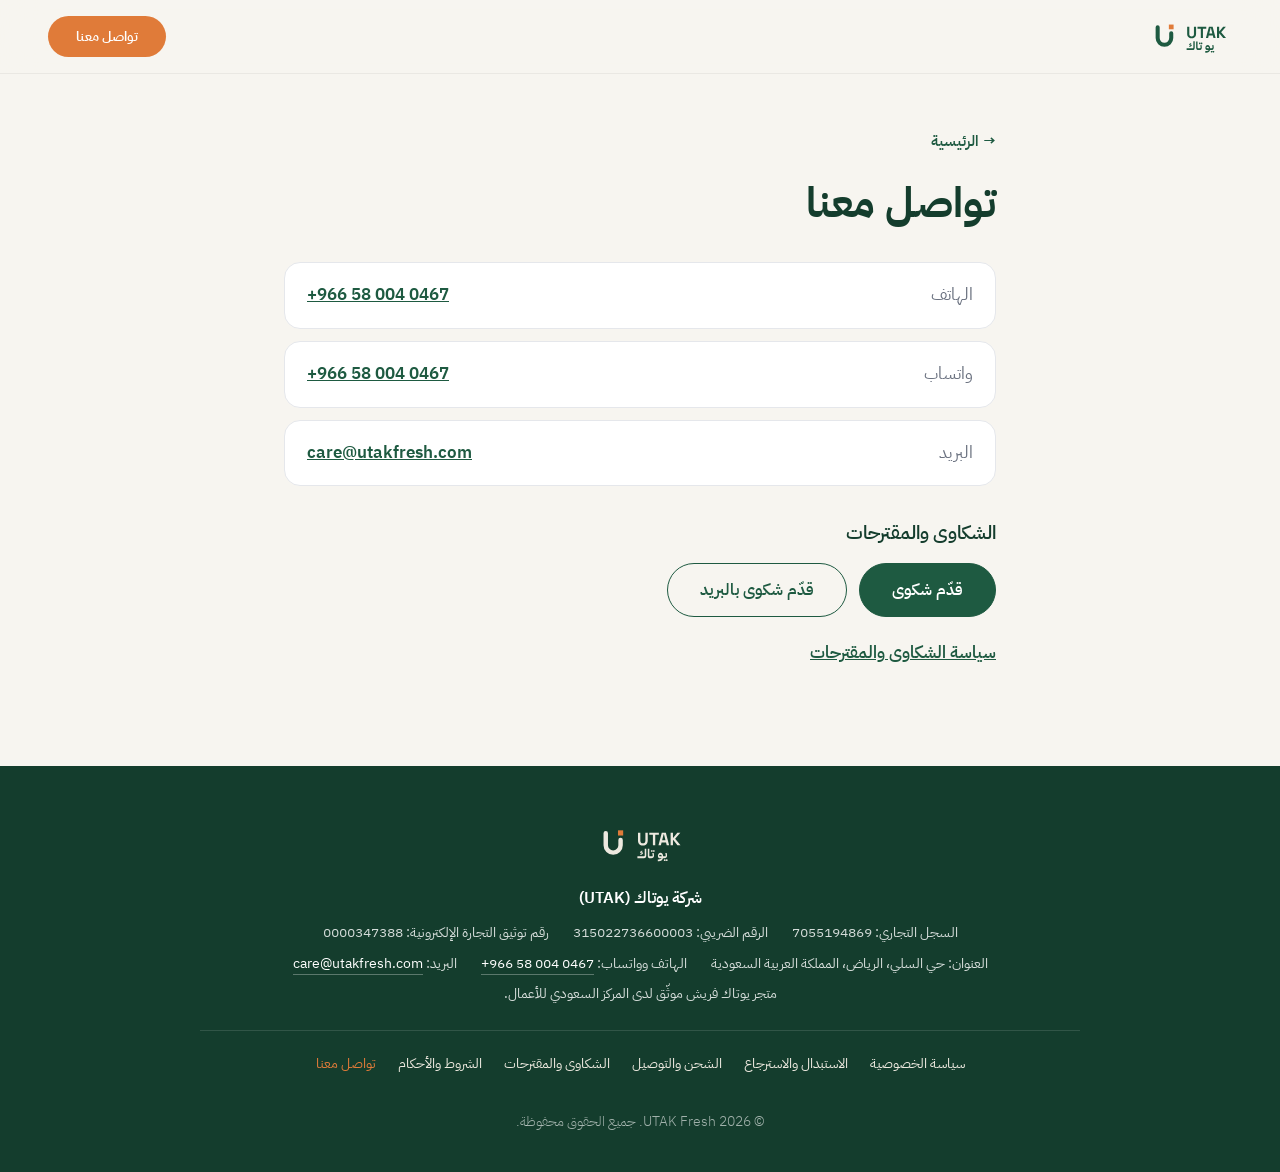
<file: contact.html>
<!DOCTYPE html>
<html lang="ar" dir="rtl">
<head>
<meta charset="UTF-8">
<meta name="viewport" content="width=device-width, initial-scale=1.0">
<title>تواصل معنا | UTAK Fresh</title>
<meta name="description" content="تواصل معنا — شركة يوتاك (UTAK)، الرياض.">
<meta name="theme-color" content="#1E5A41">
<link rel="canonical" href="https://utakfresh.com/contact.html">
<link rel="icon" type="image/svg+xml" href="logos/svg/utak-icon-color.svg">
<link rel="icon" type="image/png" sizes="192x192" href="logos/png/utak-icon-color-192.png">
<link rel="apple-touch-icon" sizes="180x180" href="logos/png/utak-icon-color-512.png">
<link rel="preconnect" href="https://fonts.googleapis.com">
<link rel="preconnect" href="https://fonts.gstatic.com" crossorigin>
<link href="https://fonts.googleapis.com/css2?family=IBM+Plex+Sans+Arabic:wght@300;400;600;700&display=swap" rel="stylesheet">
<link rel="stylesheet" href="pages.css">
</head>
<body>

<header class="page-nav">
  <a href="index.html" class="nav-logo" aria-label="UTAK Fresh — الرئيسية">
    <img src="logos/svg/utak-lockup-horizontal-color.svg" alt="UTAK Fresh">
  </a>
  <a href="contact.html" class="nav-cta">تواصل معنا</a>
</header>

<main class="page">
  <a class="back" href="index.html">→ الرئيسية</a>
  <h1 class="page-title">تواصل معنا</h1>
  <ul class="contact-list">
    <li><span class="contact-key">الهاتف</span> <a href="tel:+966580040467" dir="ltr">+966 58 004 0467</a></li>
    <li><span class="contact-key">واتساب</span> <a href="https://wa.me/966580040467" target="_blank" rel="noopener" dir="ltr">+966 58 004 0467</a></li>
    <li><span class="contact-key">البريد</span> <a href="mailto:care@utakfresh.com">care@utakfresh.com</a></li>
  </ul>
  <h2>الشكاوى والمقترحات</h2>
  <div class="btn-row">
    <a class="btn-primary" href="https://wa.me/966580040467?text=%D8%B4%D9%83%D9%88%D9%89%3A%20" target="_blank" rel="noopener">قدّم شكوى</a>
    <a class="btn-secondary" href="mailto:care@utakfresh.com?subject=%D8%B4%D9%83%D9%88%D9%89">قدّم شكوى بالبريد</a>
  </div>
  <p><a href="complaints.html">سياسة الشكاوى والمقترحات</a></p>
</main>

<footer>
  <div class="footer-logo">
    <img src="logos/svg/utak-lockup-horizontal-on-dark.svg" alt="UTAK Fresh">
  </div>
  <p class="footer-name">شركة يوتاك (UTAK)</p>
  <ul class="footer-facts">
    <li>السجل التجاري: <span dir="ltr">7055194869</span></li>
    <li>الرقم الضريبي: <span dir="ltr">315022736600003</span></li>
    <li>رقم توثيق التجارة الإلكترونية: <span dir="ltr">0000347388</span></li>
    <li>العنوان: حي السلي، الرياض، المملكة العربية السعودية</li>
    <li>الهاتف وواتساب: <a href="tel:+966580040467" dir="ltr">+966 58 004 0467</a></li>
    <li>البريد: <a href="mailto:care@utakfresh.com">care@utakfresh.com</a></li>
    <li>متجر يوتاك فريش موثّق لدى المركز السعودي للأعمال.</li>
  </ul>
  <ul class="footer-links">
    <li><a href="privacy.html">سياسة الخصوصية</a></li>
    <li><a href="returns.html">الاستبدال والاسترجاع</a></li>
    <li><a href="shipping.html">الشحن والتوصيل</a></li>
    <li><a href="complaints.html">الشكاوى والمقترحات</a></li>
    <li><a href="terms.html">الشروط والأحكام</a></li>
    <li><a href="contact.html" aria-current="page">تواصل معنا</a></li>
  </ul>
  <p class="footer-text">© 2026 UTAK Fresh. جميع الحقوق محفوظة.</p>
</footer>

</body>
</html>
</file>
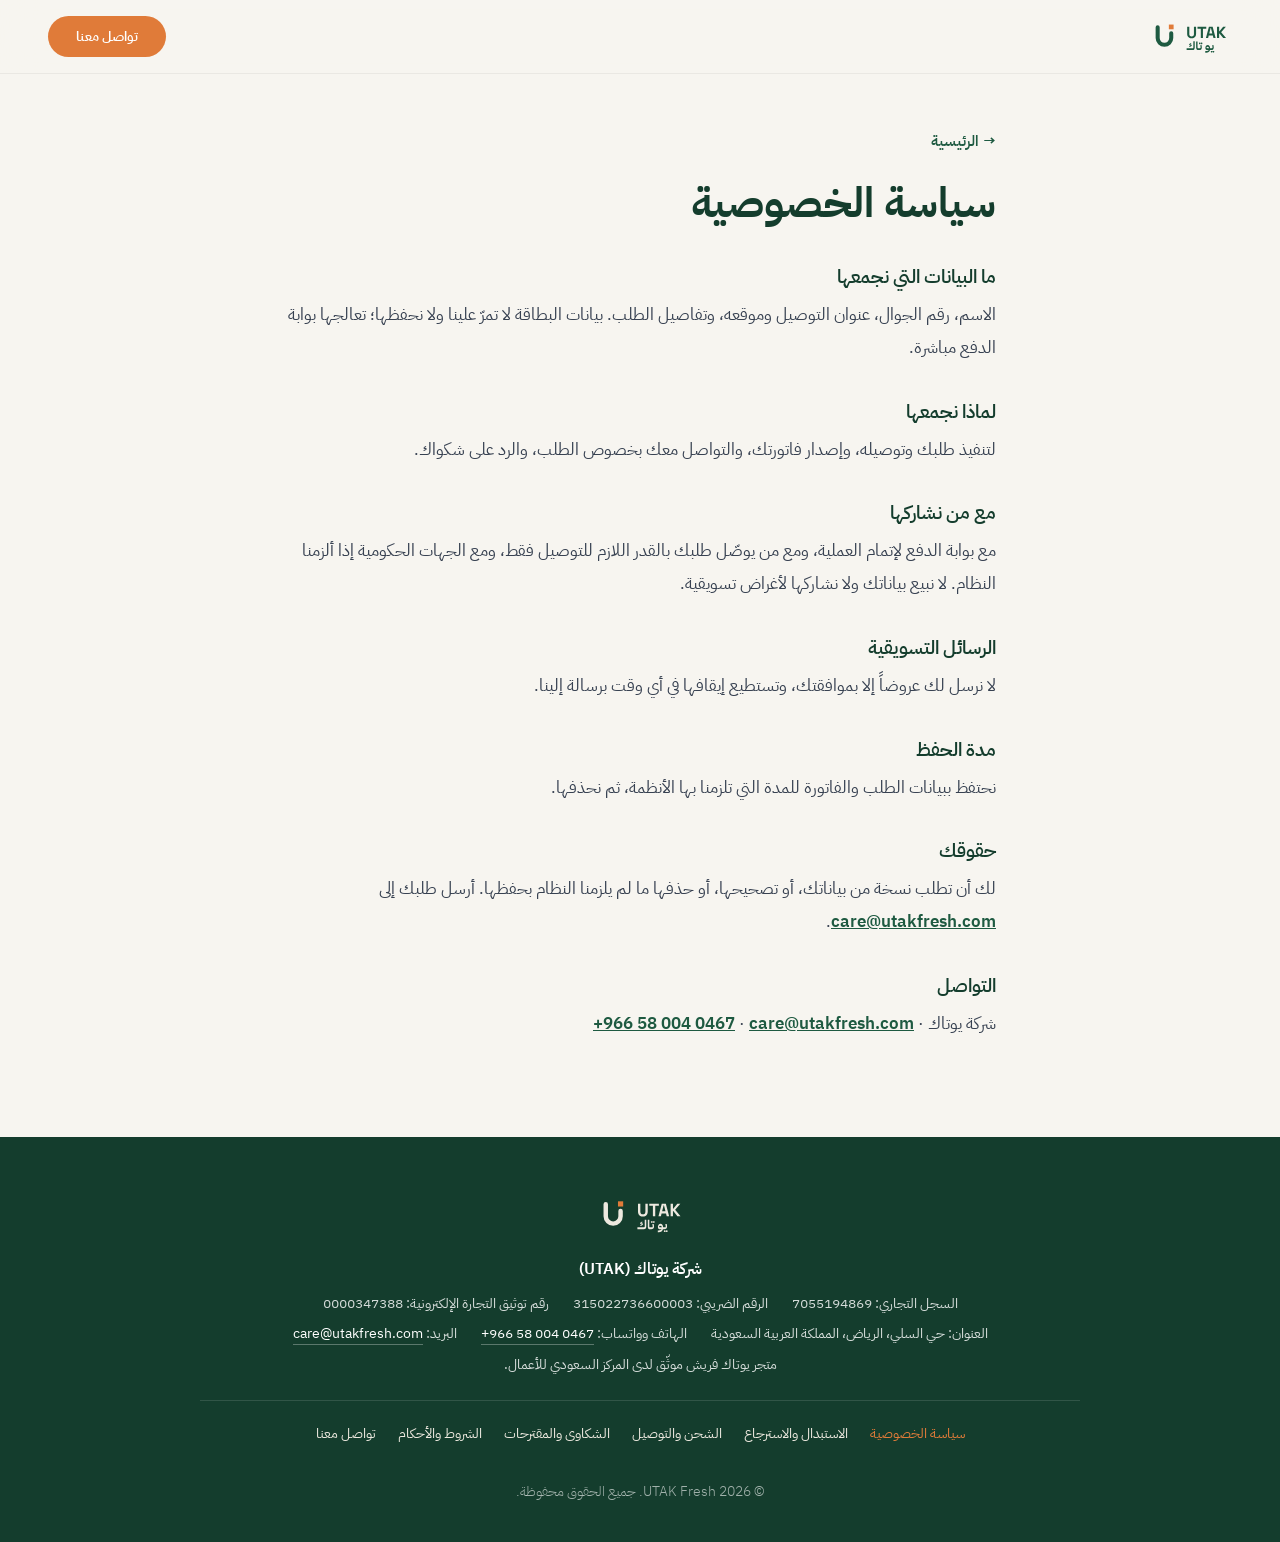
<file: privacy.html>
<!DOCTYPE html>
<html lang="ar" dir="rtl">
<head>
<meta charset="UTF-8">
<meta name="viewport" content="width=device-width, initial-scale=1.0">
<title>سياسة الخصوصية | UTAK Fresh</title>
<meta name="description" content="سياسة الخصوصية — شركة يوتاك (UTAK)، الرياض.">
<meta name="theme-color" content="#1E5A41">
<link rel="canonical" href="https://utakfresh.com/privacy.html">
<link rel="icon" type="image/svg+xml" href="logos/svg/utak-icon-color.svg">
<link rel="icon" type="image/png" sizes="192x192" href="logos/png/utak-icon-color-192.png">
<link rel="apple-touch-icon" sizes="180x180" href="logos/png/utak-icon-color-512.png">
<link rel="preconnect" href="https://fonts.googleapis.com">
<link rel="preconnect" href="https://fonts.gstatic.com" crossorigin>
<link href="https://fonts.googleapis.com/css2?family=IBM+Plex+Sans+Arabic:wght@300;400;600;700&display=swap" rel="stylesheet">
<link rel="stylesheet" href="pages.css">
</head>
<body>

<header class="page-nav">
  <a href="index.html" class="nav-logo" aria-label="UTAK Fresh — الرئيسية">
    <img src="logos/svg/utak-lockup-horizontal-color.svg" alt="UTAK Fresh">
  </a>
  <a href="contact.html" class="nav-cta">تواصل معنا</a>
</header>

<main class="page">
  <a class="back" href="index.html">→ الرئيسية</a>
  <h1 class="page-title">سياسة الخصوصية</h1>
  <h2>ما البيانات التي نجمعها</h2>
  <p>الاسم، رقم الجوال، عنوان التوصيل وموقعه، وتفاصيل الطلب. بيانات البطاقة لا تمرّ علينا ولا نحفظها؛ تعالجها بوابة الدفع مباشرة.</p>
  <h2>لماذا نجمعها</h2>
  <p>لتنفيذ طلبك وتوصيله، وإصدار فاتورتك، والتواصل معك بخصوص الطلب، والرد على شكواك.</p>
  <h2>مع من نشاركها</h2>
  <p>مع بوابة الدفع لإتمام العملية، ومع من يوصّل طلبك بالقدر اللازم للتوصيل فقط، ومع الجهات الحكومية إذا ألزمنا النظام. لا نبيع بياناتك ولا نشاركها لأغراض تسويقية.</p>
  <h2>الرسائل التسويقية</h2>
  <p>لا نرسل لك عروضاً إلا بموافقتك، وتستطيع إيقافها في أي وقت برسالة إلينا.</p>
  <h2>مدة الحفظ</h2>
  <p>نحتفظ ببيانات الطلب والفاتورة للمدة التي تلزمنا بها الأنظمة، ثم نحذفها.</p>
  <h2>حقوقك</h2>
  <p>لك أن تطلب نسخة من بياناتك، أو تصحيحها، أو حذفها ما لم يلزمنا النظام بحفظها. أرسل طلبك إلى <a href="mailto:care@utakfresh.com">care@utakfresh.com</a>.</p>
  <h2>التواصل</h2>
  <p>شركة يوتاك · <a href="mailto:care@utakfresh.com">care@utakfresh.com</a> · <a href="tel:+966580040467" dir="ltr">+966 58 004 0467</a></p>
</main>

<footer>
  <div class="footer-logo">
    <img src="logos/svg/utak-lockup-horizontal-on-dark.svg" alt="UTAK Fresh">
  </div>
  <p class="footer-name">شركة يوتاك (UTAK)</p>
  <ul class="footer-facts">
    <li>السجل التجاري: <span dir="ltr">7055194869</span></li>
    <li>الرقم الضريبي: <span dir="ltr">315022736600003</span></li>
    <li>رقم توثيق التجارة الإلكترونية: <span dir="ltr">0000347388</span></li>
    <li>العنوان: حي السلي، الرياض، المملكة العربية السعودية</li>
    <li>الهاتف وواتساب: <a href="tel:+966580040467" dir="ltr">+966 58 004 0467</a></li>
    <li>البريد: <a href="mailto:care@utakfresh.com">care@utakfresh.com</a></li>
    <li>متجر يوتاك فريش موثّق لدى المركز السعودي للأعمال.</li>
  </ul>
  <ul class="footer-links">
    <li><a href="privacy.html" aria-current="page">سياسة الخصوصية</a></li>
    <li><a href="returns.html">الاستبدال والاسترجاع</a></li>
    <li><a href="shipping.html">الشحن والتوصيل</a></li>
    <li><a href="complaints.html">الشكاوى والمقترحات</a></li>
    <li><a href="terms.html">الشروط والأحكام</a></li>
    <li><a href="contact.html">تواصل معنا</a></li>
  </ul>
  <p class="footer-text">© 2026 UTAK Fresh. جميع الحقوق محفوظة.</p>
</footer>

</body>
</html>
</file>
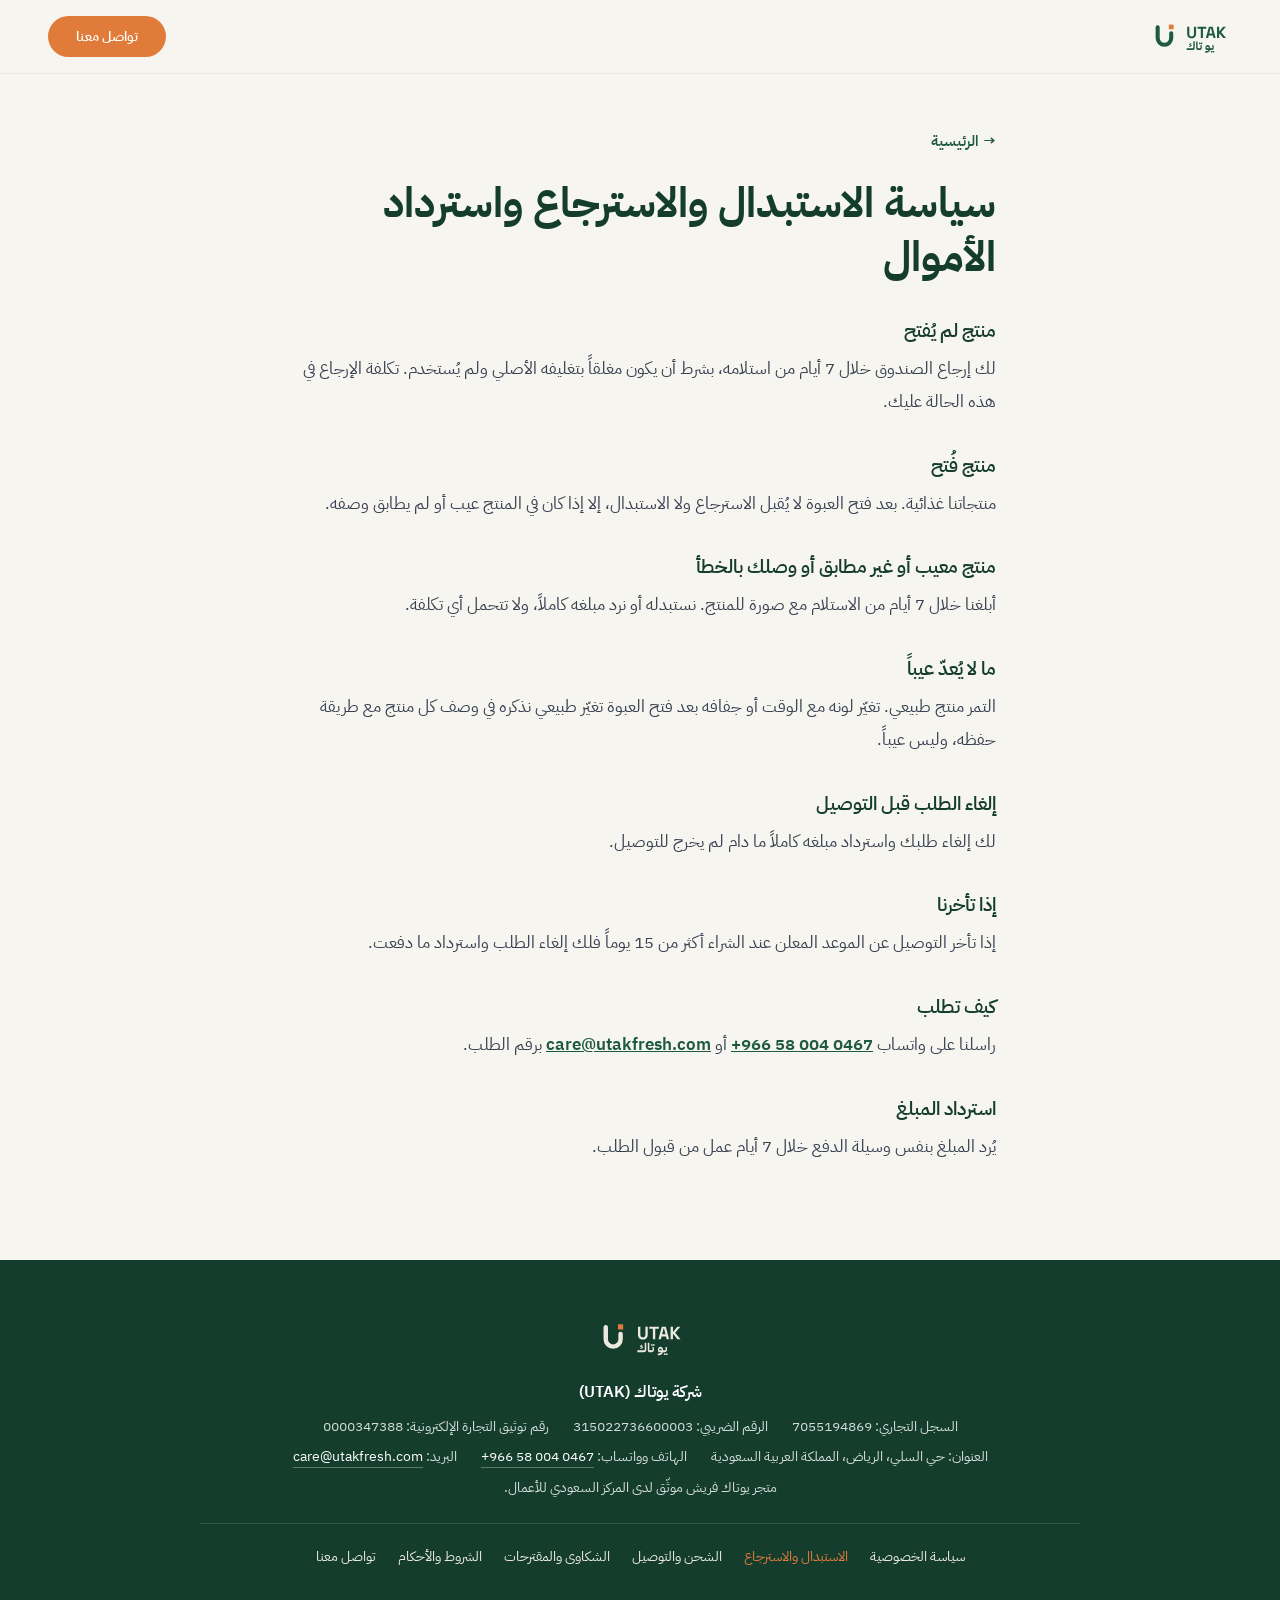
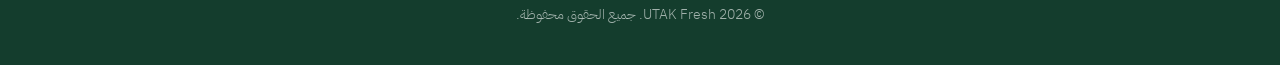
<file: returns.html>
<!DOCTYPE html>
<html lang="ar" dir="rtl">
<head>
<meta charset="UTF-8">
<meta name="viewport" content="width=device-width, initial-scale=1.0">
<title>سياسة الاستبدال والاسترجاع واسترداد الأموال | UTAK Fresh</title>
<meta name="description" content="سياسة الاستبدال والاسترجاع واسترداد الأموال — شركة يوتاك (UTAK)، الرياض.">
<meta name="theme-color" content="#1E5A41">
<link rel="canonical" href="https://utakfresh.com/returns.html">
<link rel="icon" type="image/svg+xml" href="logos/svg/utak-icon-color.svg">
<link rel="icon" type="image/png" sizes="192x192" href="logos/png/utak-icon-color-192.png">
<link rel="apple-touch-icon" sizes="180x180" href="logos/png/utak-icon-color-512.png">
<link rel="preconnect" href="https://fonts.googleapis.com">
<link rel="preconnect" href="https://fonts.gstatic.com" crossorigin>
<link href="https://fonts.googleapis.com/css2?family=IBM+Plex+Sans+Arabic:wght@300;400;600;700&display=swap" rel="stylesheet">
<link rel="stylesheet" href="pages.css">
</head>
<body>

<header class="page-nav">
  <a href="index.html" class="nav-logo" aria-label="UTAK Fresh — الرئيسية">
    <img src="logos/svg/utak-lockup-horizontal-color.svg" alt="UTAK Fresh">
  </a>
  <a href="contact.html" class="nav-cta">تواصل معنا</a>
</header>

<main class="page">
  <a class="back" href="index.html">→ الرئيسية</a>
  <h1 class="page-title">سياسة الاستبدال والاسترجاع واسترداد الأموال</h1>
  <h2>منتج لم يُفتح</h2>
  <p>لك إرجاع الصندوق خلال 7 أيام من استلامه، بشرط أن يكون مغلقاً بتغليفه الأصلي ولم يُستخدم. تكلفة الإرجاع في هذه الحالة عليك.</p>
  <h2>منتج فُتح</h2>
  <p>منتجاتنا غذائية. بعد فتح العبوة لا يُقبل الاسترجاع ولا الاستبدال، إلا إذا كان في المنتج عيب أو لم يطابق وصفه.</p>
  <h2>منتج معيب أو غير مطابق أو وصلك بالخطأ</h2>
  <p>أبلغنا خلال 7 أيام من الاستلام مع صورة للمنتج. نستبدله أو نرد مبلغه كاملاً، ولا تتحمل أي تكلفة.</p>
  <h2>ما لا يُعدّ عيباً</h2>
  <p>التمر منتج طبيعي. تغيّر لونه مع الوقت أو جفافه بعد فتح العبوة تغيّر طبيعي نذكره في وصف كل منتج مع طريقة حفظه، وليس عيباً.</p>
  <h2>إلغاء الطلب قبل التوصيل</h2>
  <p>لك إلغاء طلبك واسترداد مبلغه كاملاً ما دام لم يخرج للتوصيل.</p>
  <h2>إذا تأخرنا</h2>
  <p>إذا تأخر التوصيل عن الموعد المعلن عند الشراء أكثر من 15 يوماً فلك إلغاء الطلب واسترداد ما دفعت.</p>
  <h2>كيف تطلب</h2>
  <p>راسلنا على واتساب <a href="https://wa.me/966580040467" target="_blank" rel="noopener" dir="ltr">+966 58 004 0467</a> أو <a href="mailto:care@utakfresh.com">care@utakfresh.com</a> برقم الطلب.</p>
  <h2>استرداد المبلغ</h2>
  <p>يُرد المبلغ بنفس وسيلة الدفع خلال 7 أيام عمل من قبول الطلب.</p>
</main>

<footer>
  <div class="footer-logo">
    <img src="logos/svg/utak-lockup-horizontal-on-dark.svg" alt="UTAK Fresh">
  </div>
  <p class="footer-name">شركة يوتاك (UTAK)</p>
  <ul class="footer-facts">
    <li>السجل التجاري: <span dir="ltr">7055194869</span></li>
    <li>الرقم الضريبي: <span dir="ltr">315022736600003</span></li>
    <li>رقم توثيق التجارة الإلكترونية: <span dir="ltr">0000347388</span></li>
    <li>العنوان: حي السلي، الرياض، المملكة العربية السعودية</li>
    <li>الهاتف وواتساب: <a href="tel:+966580040467" dir="ltr">+966 58 004 0467</a></li>
    <li>البريد: <a href="mailto:care@utakfresh.com">care@utakfresh.com</a></li>
    <li>متجر يوتاك فريش موثّق لدى المركز السعودي للأعمال.</li>
  </ul>
  <ul class="footer-links">
    <li><a href="privacy.html">سياسة الخصوصية</a></li>
    <li><a href="returns.html" aria-current="page">الاستبدال والاسترجاع</a></li>
    <li><a href="shipping.html">الشحن والتوصيل</a></li>
    <li><a href="complaints.html">الشكاوى والمقترحات</a></li>
    <li><a href="terms.html">الشروط والأحكام</a></li>
    <li><a href="contact.html">تواصل معنا</a></li>
  </ul>
  <p class="footer-text">© 2026 UTAK Fresh. جميع الحقوق محفوظة.</p>
</footer>

</body>
</html>
</file>
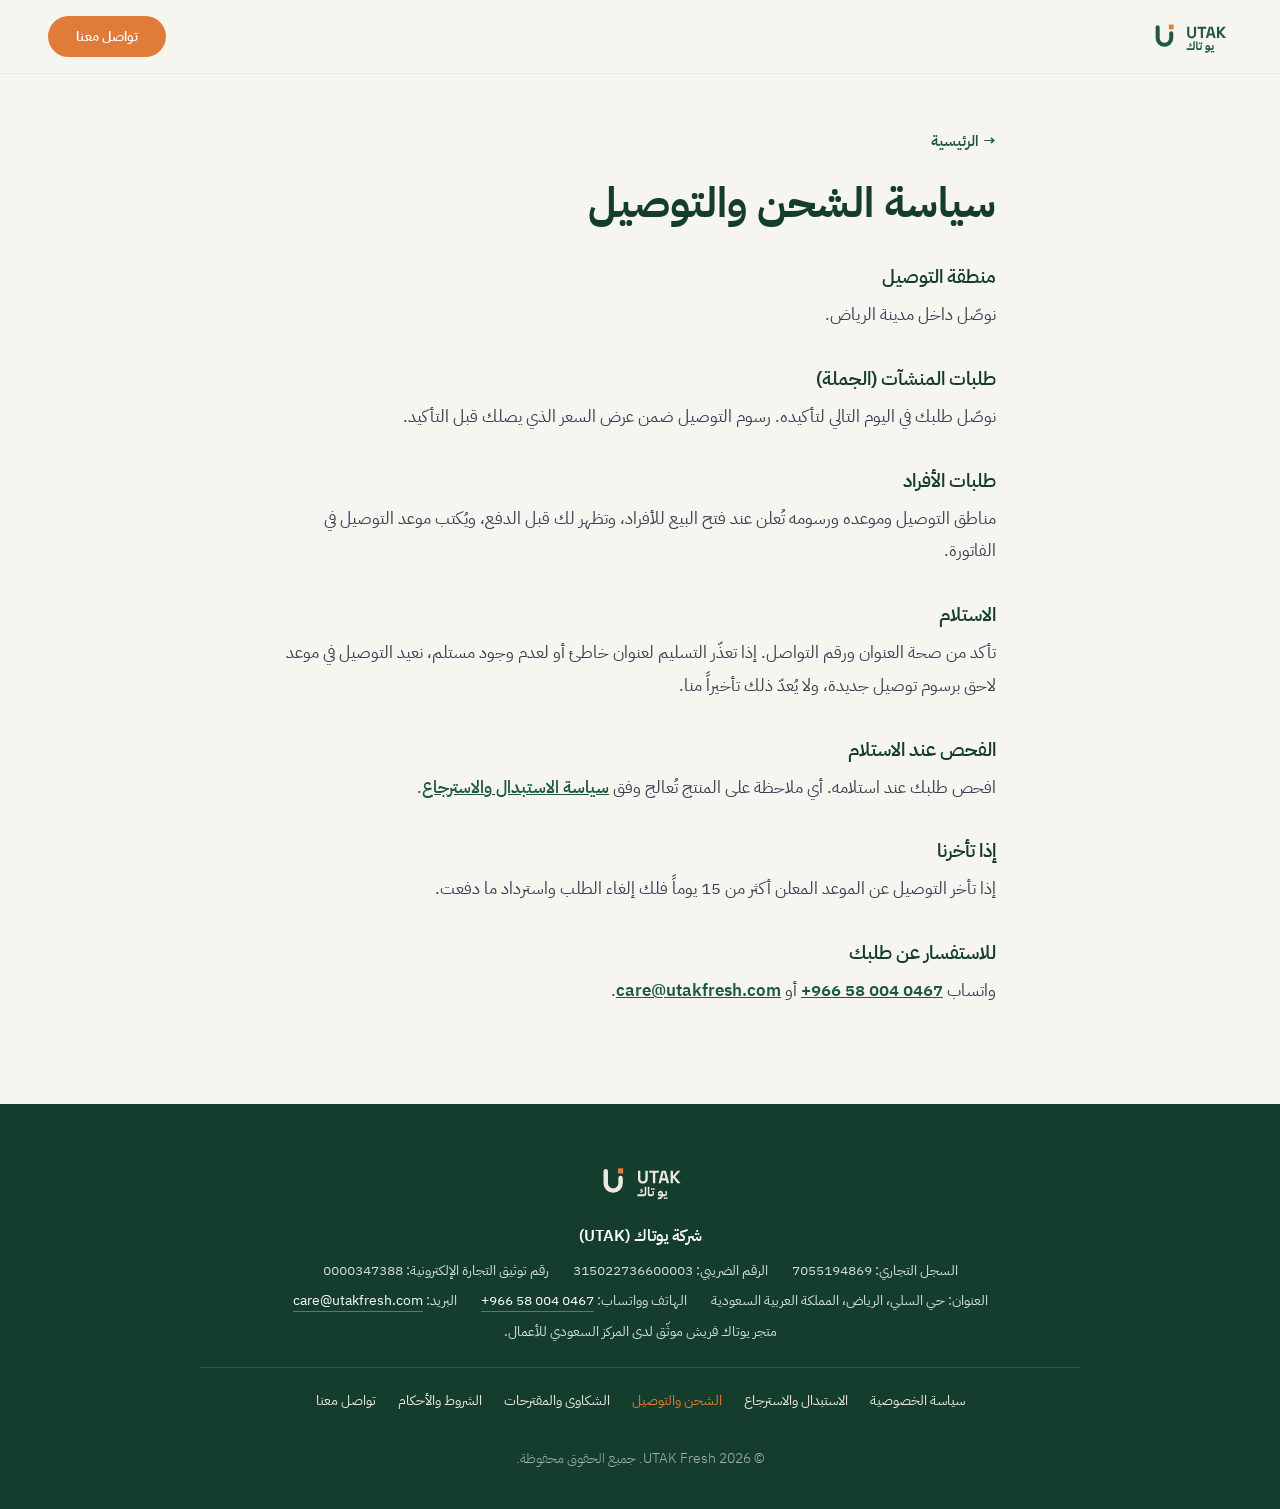
<file: shipping.html>
<!DOCTYPE html>
<html lang="ar" dir="rtl">
<head>
<meta charset="UTF-8">
<meta name="viewport" content="width=device-width, initial-scale=1.0">
<title>سياسة الشحن والتوصيل | UTAK Fresh</title>
<meta name="description" content="سياسة الشحن والتوصيل — شركة يوتاك (UTAK)، الرياض.">
<meta name="theme-color" content="#1E5A41">
<link rel="canonical" href="https://utakfresh.com/shipping.html">
<link rel="icon" type="image/svg+xml" href="logos/svg/utak-icon-color.svg">
<link rel="icon" type="image/png" sizes="192x192" href="logos/png/utak-icon-color-192.png">
<link rel="apple-touch-icon" sizes="180x180" href="logos/png/utak-icon-color-512.png">
<link rel="preconnect" href="https://fonts.googleapis.com">
<link rel="preconnect" href="https://fonts.gstatic.com" crossorigin>
<link href="https://fonts.googleapis.com/css2?family=IBM+Plex+Sans+Arabic:wght@300;400;600;700&display=swap" rel="stylesheet">
<link rel="stylesheet" href="pages.css">
</head>
<body>

<header class="page-nav">
  <a href="index.html" class="nav-logo" aria-label="UTAK Fresh — الرئيسية">
    <img src="logos/svg/utak-lockup-horizontal-color.svg" alt="UTAK Fresh">
  </a>
  <a href="contact.html" class="nav-cta">تواصل معنا</a>
</header>

<main class="page">
  <a class="back" href="index.html">→ الرئيسية</a>
  <h1 class="page-title">سياسة الشحن والتوصيل</h1>
  <h2>منطقة التوصيل</h2>
  <p>نوصّل داخل مدينة الرياض.</p>
  <h2>طلبات المنشآت (الجملة)</h2>
  <p>نوصّل طلبك في اليوم التالي لتأكيده. رسوم التوصيل ضمن عرض السعر الذي يصلك قبل التأكيد.</p>
  <h2>طلبات الأفراد</h2>
  <p>مناطق التوصيل وموعده ورسومه تُعلن عند فتح البيع للأفراد، وتظهر لك قبل الدفع، ويُكتب موعد التوصيل في الفاتورة.</p>
  <h2>الاستلام</h2>
  <p>تأكد من صحة العنوان ورقم التواصل. إذا تعذّر التسليم لعنوان خاطئ أو لعدم وجود مستلم، نعيد التوصيل في موعد لاحق برسوم توصيل جديدة، ولا يُعدّ ذلك تأخيراً منا.</p>
  <h2>الفحص عند الاستلام</h2>
  <p>افحص طلبك عند استلامه. أي ملاحظة على المنتج تُعالج وفق <a href="returns.html">سياسة الاستبدال والاسترجاع</a>.</p>
  <h2>إذا تأخرنا</h2>
  <p>إذا تأخر التوصيل عن الموعد المعلن أكثر من 15 يوماً فلك إلغاء الطلب واسترداد ما دفعت.</p>
  <h2>للاستفسار عن طلبك</h2>
  <p>واتساب <a href="https://wa.me/966580040467" target="_blank" rel="noopener" dir="ltr">+966 58 004 0467</a> أو <a href="mailto:care@utakfresh.com">care@utakfresh.com</a>.</p>
</main>

<footer>
  <div class="footer-logo">
    <img src="logos/svg/utak-lockup-horizontal-on-dark.svg" alt="UTAK Fresh">
  </div>
  <p class="footer-name">شركة يوتاك (UTAK)</p>
  <ul class="footer-facts">
    <li>السجل التجاري: <span dir="ltr">7055194869</span></li>
    <li>الرقم الضريبي: <span dir="ltr">315022736600003</span></li>
    <li>رقم توثيق التجارة الإلكترونية: <span dir="ltr">0000347388</span></li>
    <li>العنوان: حي السلي، الرياض، المملكة العربية السعودية</li>
    <li>الهاتف وواتساب: <a href="tel:+966580040467" dir="ltr">+966 58 004 0467</a></li>
    <li>البريد: <a href="mailto:care@utakfresh.com">care@utakfresh.com</a></li>
    <li>متجر يوتاك فريش موثّق لدى المركز السعودي للأعمال.</li>
  </ul>
  <ul class="footer-links">
    <li><a href="privacy.html">سياسة الخصوصية</a></li>
    <li><a href="returns.html">الاستبدال والاسترجاع</a></li>
    <li><a href="shipping.html" aria-current="page">الشحن والتوصيل</a></li>
    <li><a href="complaints.html">الشكاوى والمقترحات</a></li>
    <li><a href="terms.html">الشروط والأحكام</a></li>
    <li><a href="contact.html">تواصل معنا</a></li>
  </ul>
  <p class="footer-text">© 2026 UTAK Fresh. جميع الحقوق محفوظة.</p>
</footer>

</body>
</html>
</file>
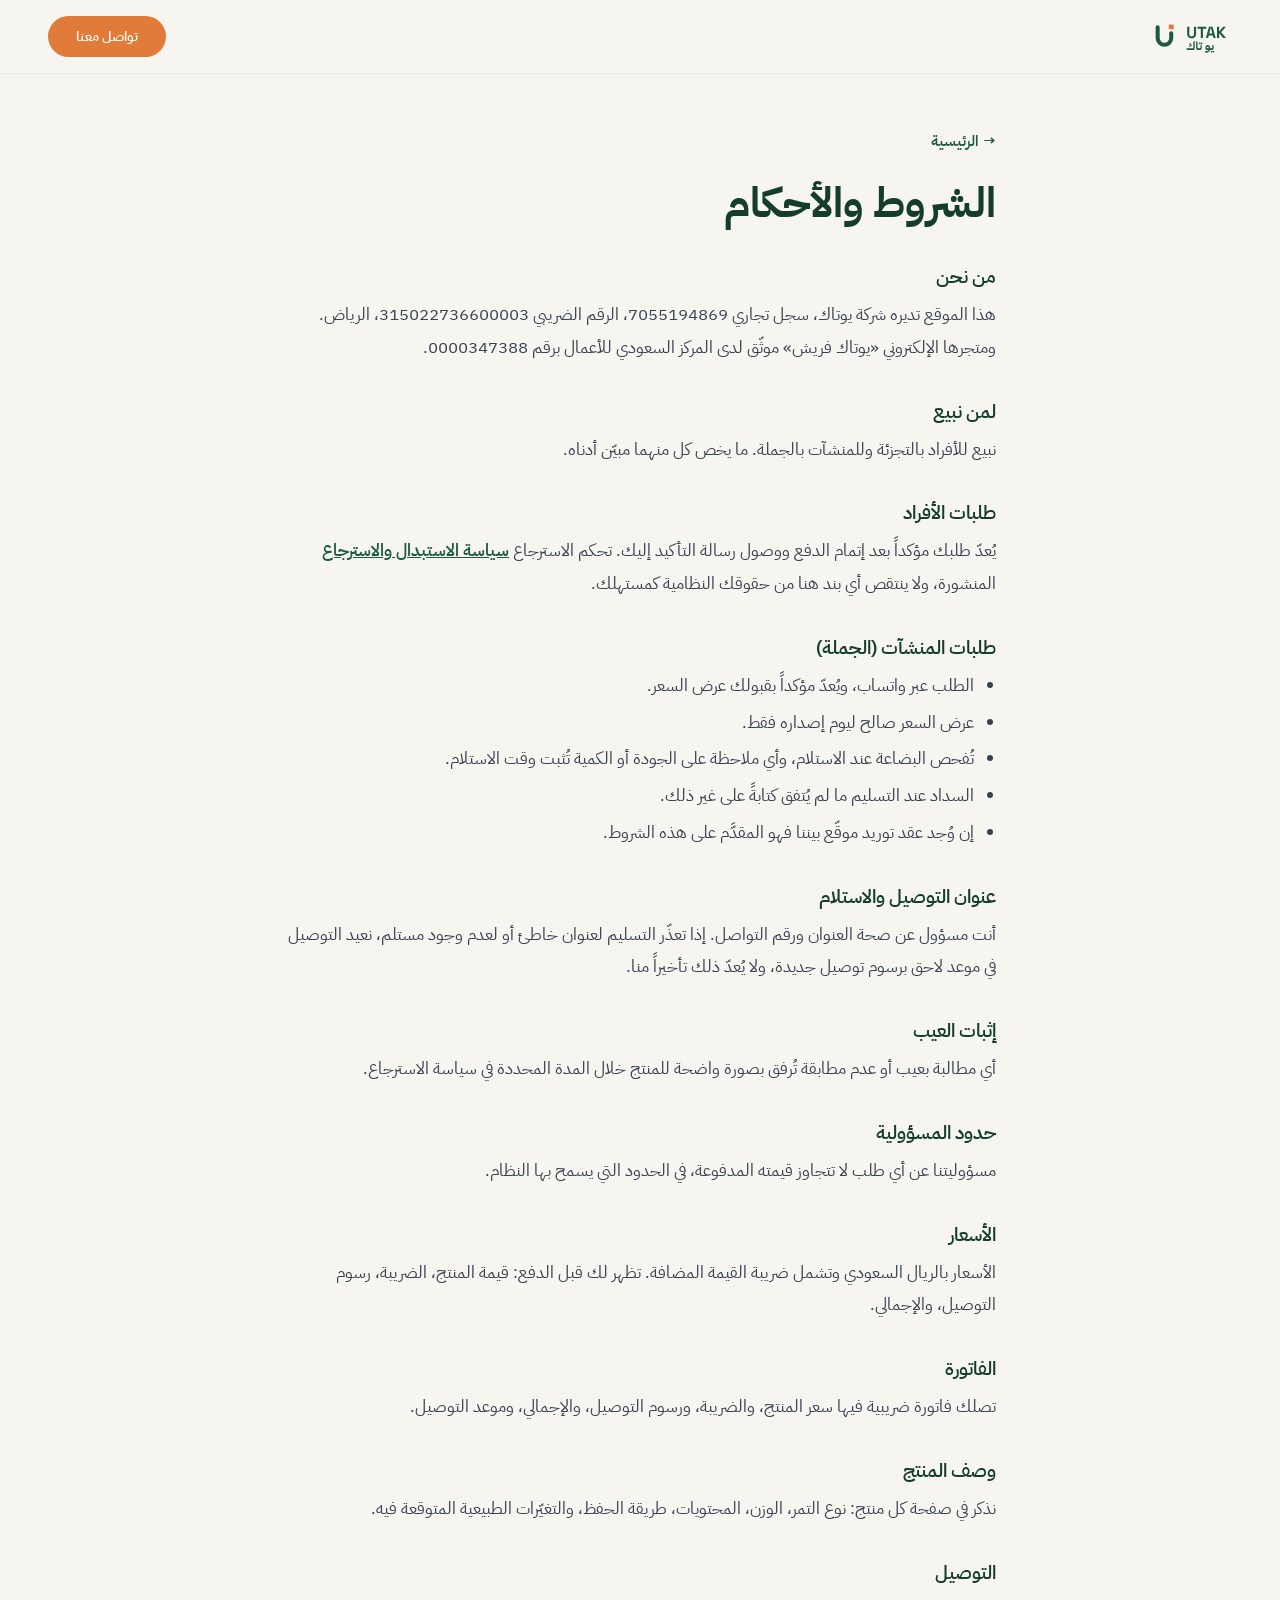
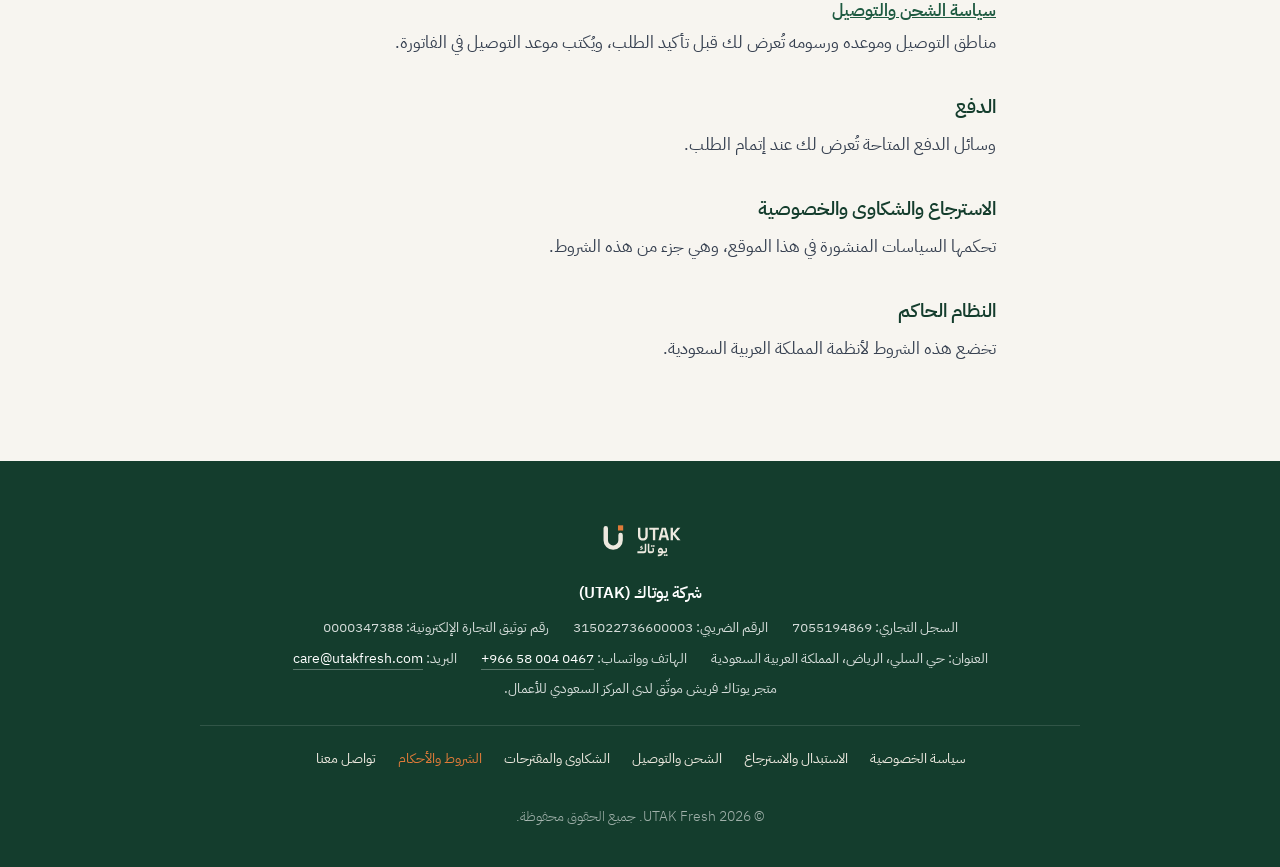
<file: terms.html>
<!DOCTYPE html>
<html lang="ar" dir="rtl">
<head>
<meta charset="UTF-8">
<meta name="viewport" content="width=device-width, initial-scale=1.0">
<title>الشروط والأحكام | UTAK Fresh</title>
<meta name="description" content="الشروط والأحكام — شركة يوتاك (UTAK)، الرياض.">
<meta name="theme-color" content="#1E5A41">
<link rel="canonical" href="https://utakfresh.com/terms.html">
<link rel="icon" type="image/svg+xml" href="logos/svg/utak-icon-color.svg">
<link rel="icon" type="image/png" sizes="192x192" href="logos/png/utak-icon-color-192.png">
<link rel="apple-touch-icon" sizes="180x180" href="logos/png/utak-icon-color-512.png">
<link rel="preconnect" href="https://fonts.googleapis.com">
<link rel="preconnect" href="https://fonts.gstatic.com" crossorigin>
<link href="https://fonts.googleapis.com/css2?family=IBM+Plex+Sans+Arabic:wght@300;400;600;700&display=swap" rel="stylesheet">
<link rel="stylesheet" href="pages.css">
</head>
<body>

<header class="page-nav">
  <a href="index.html" class="nav-logo" aria-label="UTAK Fresh — الرئيسية">
    <img src="logos/svg/utak-lockup-horizontal-color.svg" alt="UTAK Fresh">
  </a>
  <a href="contact.html" class="nav-cta">تواصل معنا</a>
</header>

<main class="page">
  <a class="back" href="index.html">→ الرئيسية</a>
  <h1 class="page-title">الشروط والأحكام</h1>
  <h2>من نحن</h2>
  <p>هذا الموقع تديره شركة يوتاك، سجل تجاري 7055194869، الرقم الضريبي 315022736600003، الرياض. ومتجرها الإلكتروني «يوتاك فريش» موثّق لدى المركز السعودي للأعمال برقم <span dir="ltr">0000347388</span>.</p>
  <h2>لمن نبيع</h2>
  <p>نبيع للأفراد بالتجزئة وللمنشآت بالجملة. ما يخص كل منهما مبيّن أدناه.</p>
  <h2>طلبات الأفراد</h2>
  <p>يُعدّ طلبك مؤكداً بعد إتمام الدفع ووصول رسالة التأكيد إليك. تحكم الاسترجاع <a href="returns.html">سياسة الاستبدال والاسترجاع</a> المنشورة، ولا ينتقص أي بند هنا من حقوقك النظامية كمستهلك.</p>
  <h2>طلبات المنشآت (الجملة)</h2>
  <ul>
    <li>الطلب عبر واتساب، ويُعدّ مؤكداً بقبولك عرض السعر.</li>
    <li>عرض السعر صالح ليوم إصداره فقط.</li>
    <li>تُفحص البضاعة عند الاستلام، وأي ملاحظة على الجودة أو الكمية تُثبت وقت الاستلام.</li>
    <li>السداد عند التسليم ما لم يُتفق كتابةً على غير ذلك.</li>
    <li>إن وُجد عقد توريد موقّع بيننا فهو المقدَّم على هذه الشروط.</li>
  </ul>
  <h2>عنوان التوصيل والاستلام</h2>
  <p>أنت مسؤول عن صحة العنوان ورقم التواصل. إذا تعذّر التسليم لعنوان خاطئ أو لعدم وجود مستلم، نعيد التوصيل في موعد لاحق برسوم توصيل جديدة، ولا يُعدّ ذلك تأخيراً منا.</p>
  <h2>إثبات العيب</h2>
  <p>أي مطالبة بعيب أو عدم مطابقة تُرفق بصورة واضحة للمنتج خلال المدة المحددة في سياسة الاسترجاع.</p>
  <h2>حدود المسؤولية</h2>
  <p>مسؤوليتنا عن أي طلب لا تتجاوز قيمته المدفوعة، في الحدود التي يسمح بها النظام.</p>
  <h2>الأسعار</h2>
  <p>الأسعار بالريال السعودي وتشمل ضريبة القيمة المضافة. تظهر لك قبل الدفع: قيمة المنتج، الضريبة، رسوم التوصيل، والإجمالي.</p>
  <h2>الفاتورة</h2>
  <p>تصلك فاتورة ضريبية فيها سعر المنتج، والضريبة، ورسوم التوصيل، والإجمالي، وموعد التوصيل.</p>
  <h2>وصف المنتج</h2>
  <p>نذكر في صفحة كل منتج: نوع التمر، الوزن، المحتويات، طريقة الحفظ، والتغيّرات الطبيعية المتوقعة فيه.</p>
  <h2>التوصيل</h2>
  <p><a href="shipping.html">سياسة الشحن والتوصيل</a></p>
  <p>مناطق التوصيل وموعده ورسومه تُعرض لك قبل تأكيد الطلب، ويُكتب موعد التوصيل في الفاتورة.</p>
  <h2>الدفع</h2>
  <p>وسائل الدفع المتاحة تُعرض لك عند إتمام الطلب.</p>
  <h2>الاسترجاع والشكاوى والخصوصية</h2>
  <p>تحكمها السياسات المنشورة في هذا الموقع، وهي جزء من هذه الشروط.</p>
  <h2>النظام الحاكم</h2>
  <p>تخضع هذه الشروط لأنظمة المملكة العربية السعودية.</p>
</main>

<footer>
  <div class="footer-logo">
    <img src="logos/svg/utak-lockup-horizontal-on-dark.svg" alt="UTAK Fresh">
  </div>
  <p class="footer-name">شركة يوتاك (UTAK)</p>
  <ul class="footer-facts">
    <li>السجل التجاري: <span dir="ltr">7055194869</span></li>
    <li>الرقم الضريبي: <span dir="ltr">315022736600003</span></li>
    <li>رقم توثيق التجارة الإلكترونية: <span dir="ltr">0000347388</span></li>
    <li>العنوان: حي السلي، الرياض، المملكة العربية السعودية</li>
    <li>الهاتف وواتساب: <a href="tel:+966580040467" dir="ltr">+966 58 004 0467</a></li>
    <li>البريد: <a href="mailto:care@utakfresh.com">care@utakfresh.com</a></li>
    <li>متجر يوتاك فريش موثّق لدى المركز السعودي للأعمال.</li>
  </ul>
  <ul class="footer-links">
    <li><a href="privacy.html">سياسة الخصوصية</a></li>
    <li><a href="returns.html">الاستبدال والاسترجاع</a></li>
    <li><a href="shipping.html">الشحن والتوصيل</a></li>
    <li><a href="complaints.html">الشكاوى والمقترحات</a></li>
    <li><a href="terms.html" aria-current="page">الشروط والأحكام</a></li>
    <li><a href="contact.html">تواصل معنا</a></li>
  </ul>
  <p class="footer-text">© 2026 UTAK Fresh. جميع الحقوق محفوظة.</p>
</footer>

</body>
</html>
</file>
<file: pages.css>
/* Shared styles for the policy and contact pages (Arabic only). Colors and type follow index.html. */
*, *::before, *::after { margin:0; padding:0; box-sizing:border-box; }

:root {
  --green: #1E5A41;
  --green-dark: #143D2D;
  --orange: #E07B39;
  --cream: #F7F5F0;
  --white: #FFFFFF;
  --black: #0A0A0A;
  --gray: #6B7280;
  --gray-light: #E5E7EB;
}

html { overflow-x: hidden; }

body {
  font-family: 'IBM Plex Sans Arabic', sans-serif;
  background: var(--cream);
  color: var(--black);
  overflow-x: hidden;
  min-height: 100vh;
  display: flex;
  flex-direction: column;
  -webkit-font-smoothing: antialiased;
}

/* ===== NAV ===== */
.page-nav {
  position: sticky;
  top: 0;
  z-index: 100;
  display: flex;
  justify-content: space-between;
  align-items: center;
  gap: 12px;
  padding: 16px 48px;
  background: rgba(247,245,240,0.94);
  backdrop-filter: blur(20px);
  box-shadow: 0 1px 0 rgba(0,0,0,0.05);
}

.nav-logo { display: flex; align-items: center; }
.nav-logo img { height: 40px; width: auto; display: block; }

.nav-cta {
  background: var(--orange);
  color: var(--white);
  text-decoration: none;
  padding: 10px 28px;
  border-radius: 40px;
  font-size: 14px;
  font-weight: 600;
  transition: all 0.3s ease;
}

.nav-cta:hover { background: #c96a2e; }

/* ===== PAGE ===== */
.page {
  flex: 1;
  width: 100%;
  max-width: 760px;
  margin: 0 auto;
  padding: 56px 24px 96px;
}

.back {
  display: inline-block;
  color: var(--green);
  font-size: 0.95rem;
  font-weight: 600;
  text-decoration: none;
  margin-bottom: 24px;
}

.back:hover { color: var(--orange); }

.page-title {
  font-size: clamp(1.8rem, 4vw, 2.6rem);
  font-weight: 700;
  color: var(--green-dark);
  line-height: 1.3;
  margin-bottom: 32px;
}

.page h2 {
  font-size: 1.2rem;
  font-weight: 600;
  color: var(--green-dark);
  margin: 32px 0 8px;
}

.page p, .page li {
  font-size: 1.05rem;
  line-height: 1.95;
  color: #374151;
}

.page ul { padding-right: 22px; }
.page li + li { margin-top: 4px; }

.page a:not(.btn-primary):not(.btn-secondary):not(.back) { color: var(--green); font-weight: 600; }

/* ===== CONTACT ===== */
.contact-list { list-style: none; padding: 0 !important; display: grid; gap: 12px; }

.page .contact-list li {
  display: flex;
  justify-content: space-between;
  align-items: center;
  flex-wrap: wrap;
  gap: 8px 16px;
  background: var(--white);
  border: 1px solid var(--gray-light);
  border-radius: 16px;
  padding: 16px 22px;
  margin: 0;
}

.contact-key { color: var(--gray); font-weight: 400; }

.btn-row { display: flex; flex-wrap: wrap; gap: 12px; margin: 16px 0 20px; }

.btn-primary, .btn-secondary {
  display: inline-flex;
  align-items: center;
  justify-content: center;
  gap: 10px;
  text-decoration: none;
  padding: 14px 32px;
  border-radius: 50px;
  font-size: 16px;
  font-weight: 600;
  border: 1.5px solid var(--green);
  transition: all 0.3s ease;
}

.btn-primary { background: var(--green); color: var(--white); }
.btn-primary:hover { background: var(--green-dark); }
.btn-secondary { background: transparent; color: var(--green); }
.btn-secondary:hover { background: var(--green); color: var(--white); }

a:focus-visible { outline: 2px solid var(--orange); outline-offset: 3px; }

/* ===== FOOTER (same as index.html) ===== */
footer {
  background: var(--green-dark);
  padding: 56px 24px 40px;
  text-align: center;
  color: rgba(255,255,255,0.82);
}

.footer-logo { display: flex; justify-content: center; margin-bottom: 20px; }
.footer-logo img { height: 44px; width: auto; display: block; }

.footer-name { font-size: 1rem; font-weight: 600; color: var(--white); margin-bottom: 10px; }

.footer-facts, .footer-links {
  list-style: none;
  display: flex;
  flex-wrap: wrap;
  justify-content: center;
  max-width: 880px;
  margin: 0 auto;
}

.footer-facts { gap: 6px 24px; font-size: 0.9rem; line-height: 1.7; margin-bottom: 24px; }
.footer-facts a { color: var(--white); text-decoration: none; border-bottom: 1px solid rgba(255,255,255,0.3); }

.footer-links {
  gap: 8px 22px;
  padding: 20px 0;
  border-top: 1px solid rgba(255,255,255,0.12);
  margin-bottom: 16px;
}

.footer-links a { color: #EDE9DF; text-decoration: none; font-size: 0.9rem; }
.footer-links a:hover, .footer-facts a:hover { color: var(--orange); }
.footer-links a[aria-current="page"] { color: var(--orange); }

.footer-text { font-size: 0.85rem; color: rgba(255,255,255,0.6); font-weight: 300; }

/* ===== MOBILE ===== */
@media (max-width: 768px) {
  .page-nav { padding: 10px 16px; }
  .nav-logo img { height: 30px; }
  .nav-cta { padding: 7px 14px; font-size: 12px; }
  .page { padding: 36px 20px 72px; }
  .btn-row { flex-direction: column; }
  .footer-logo img { height: 36px; }
}
</file>
